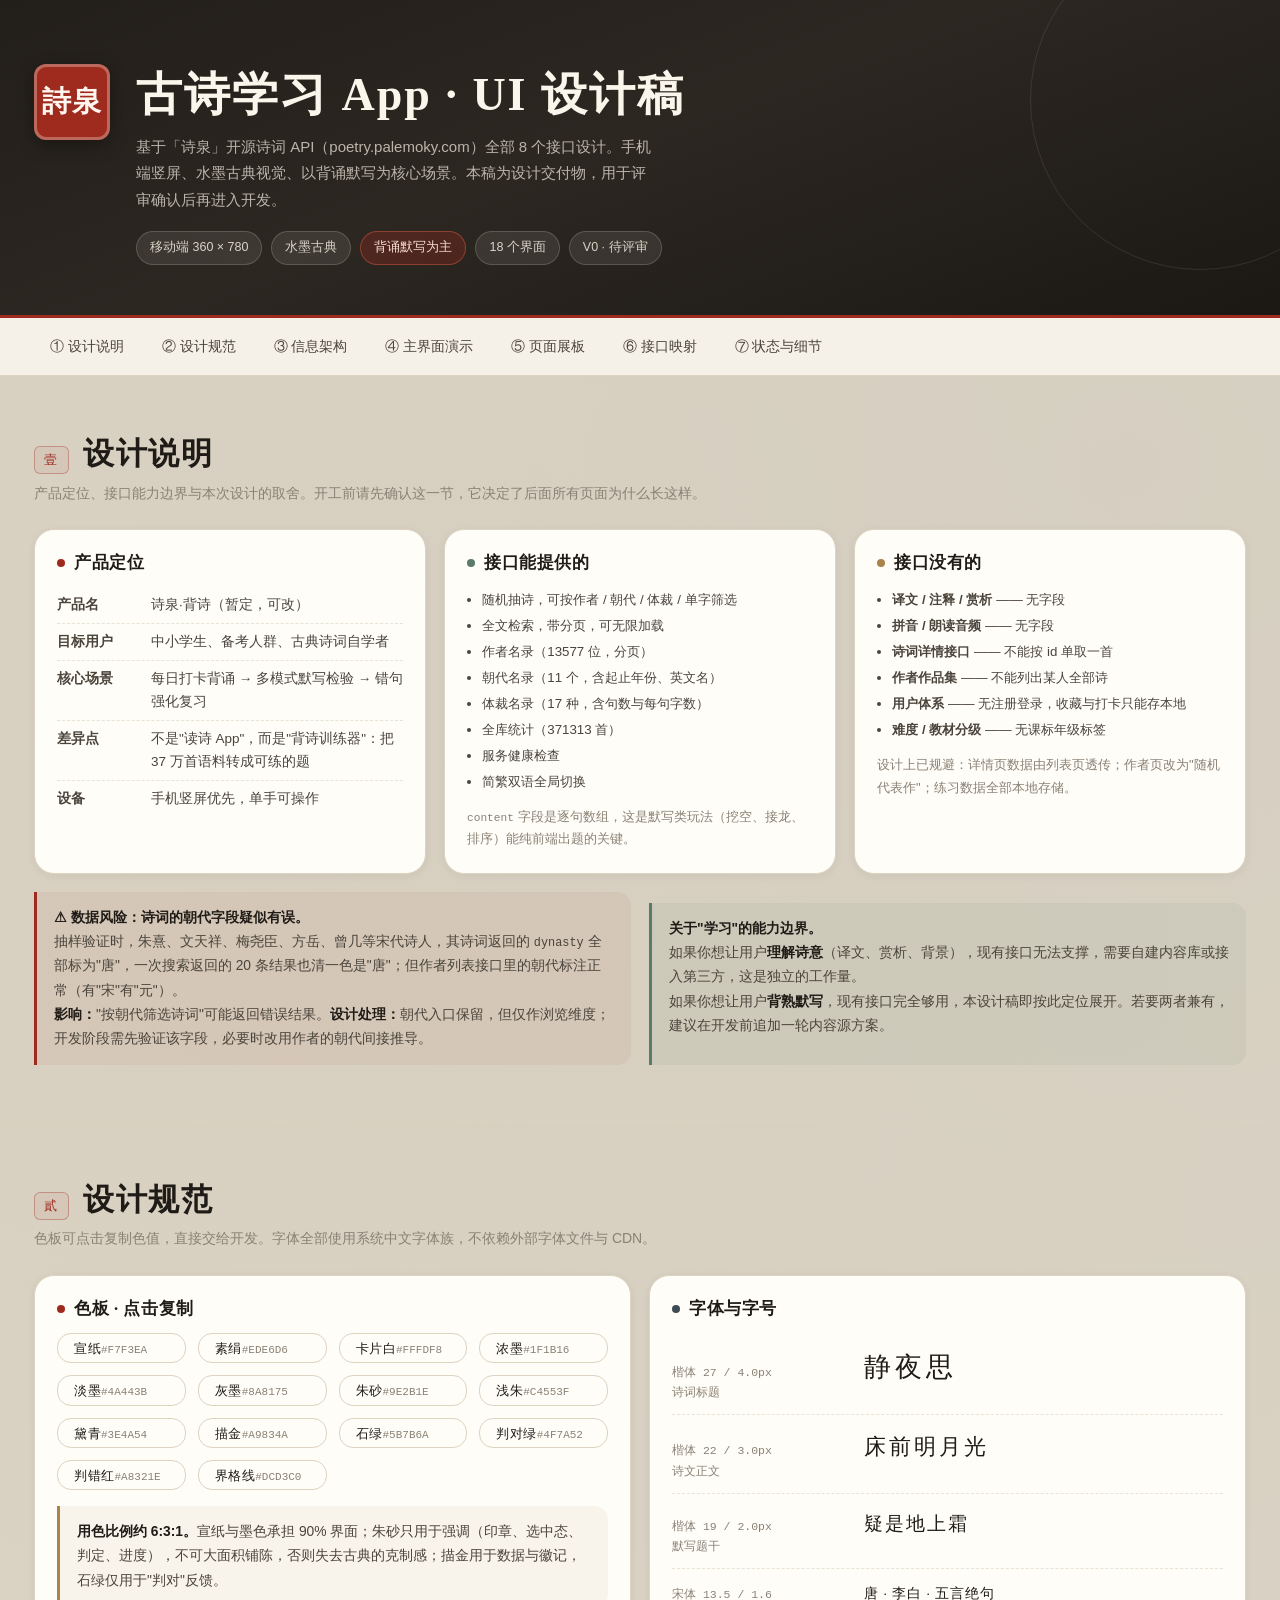
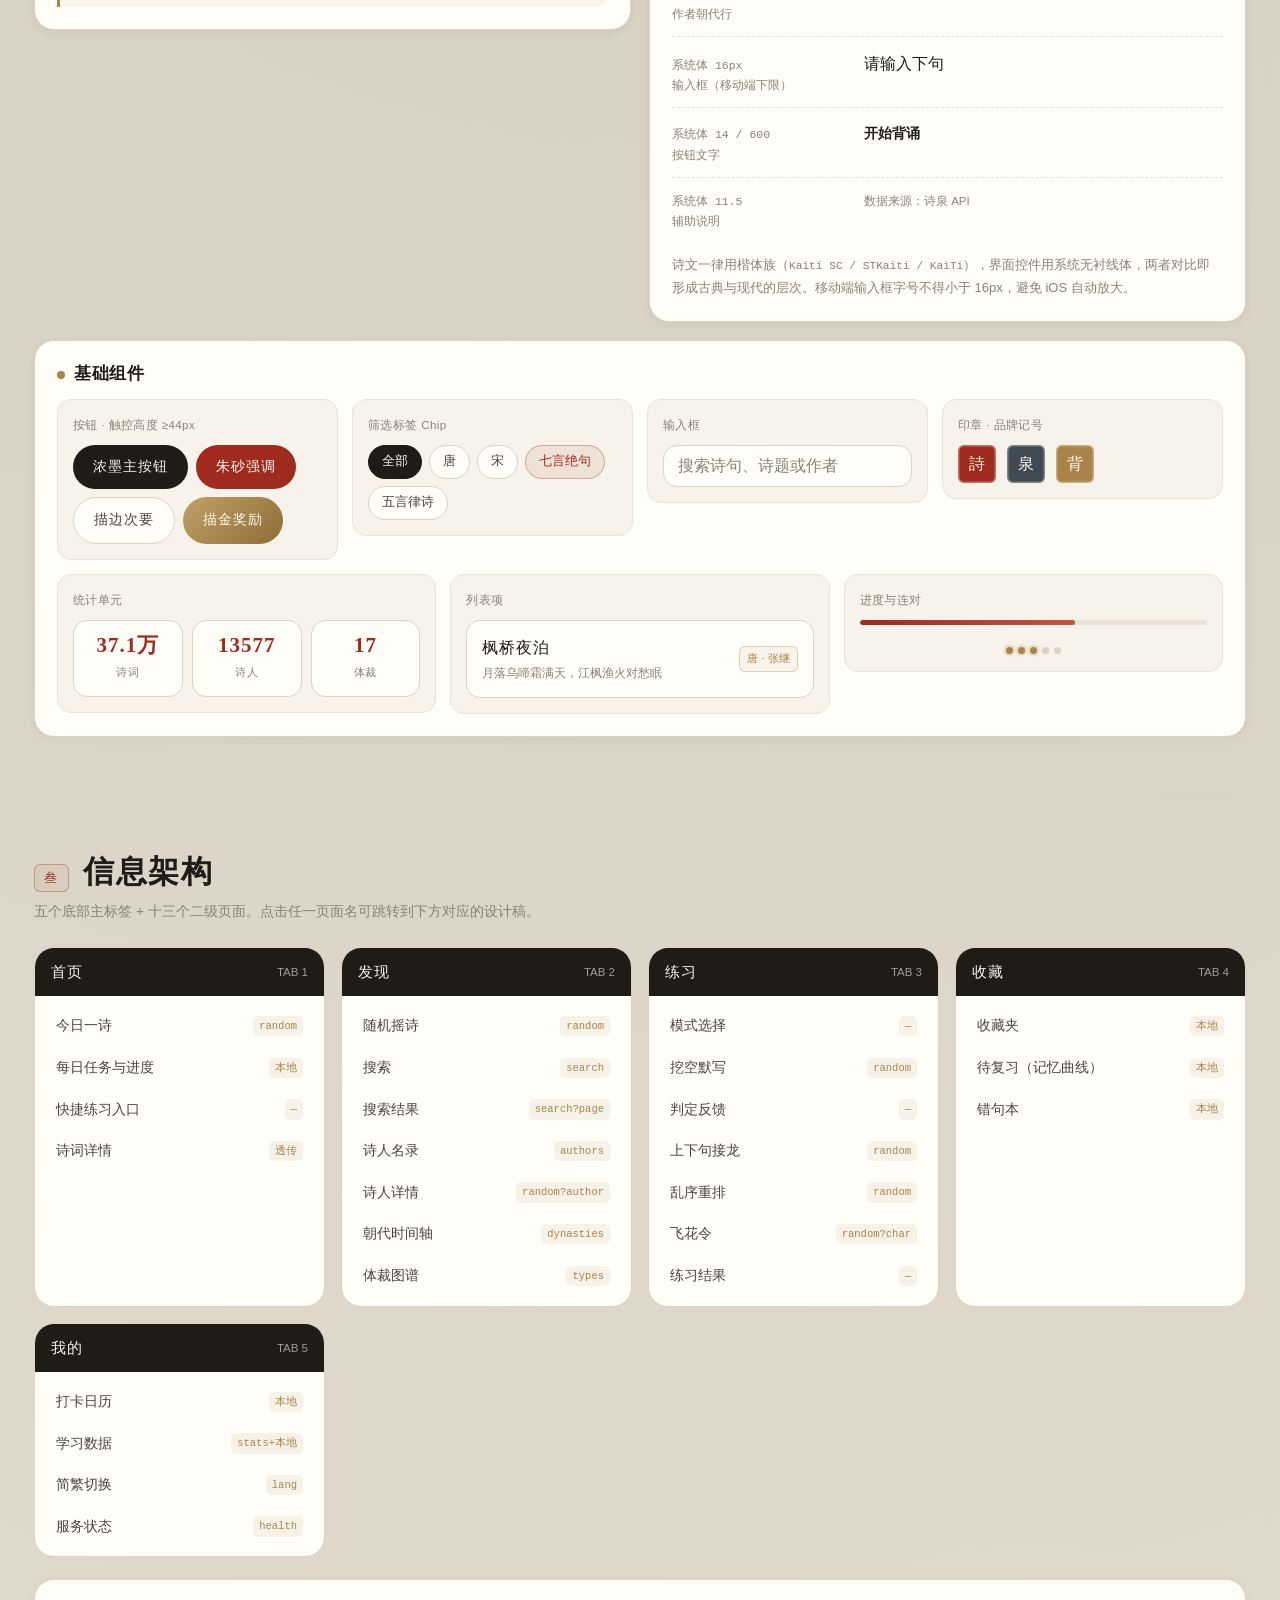
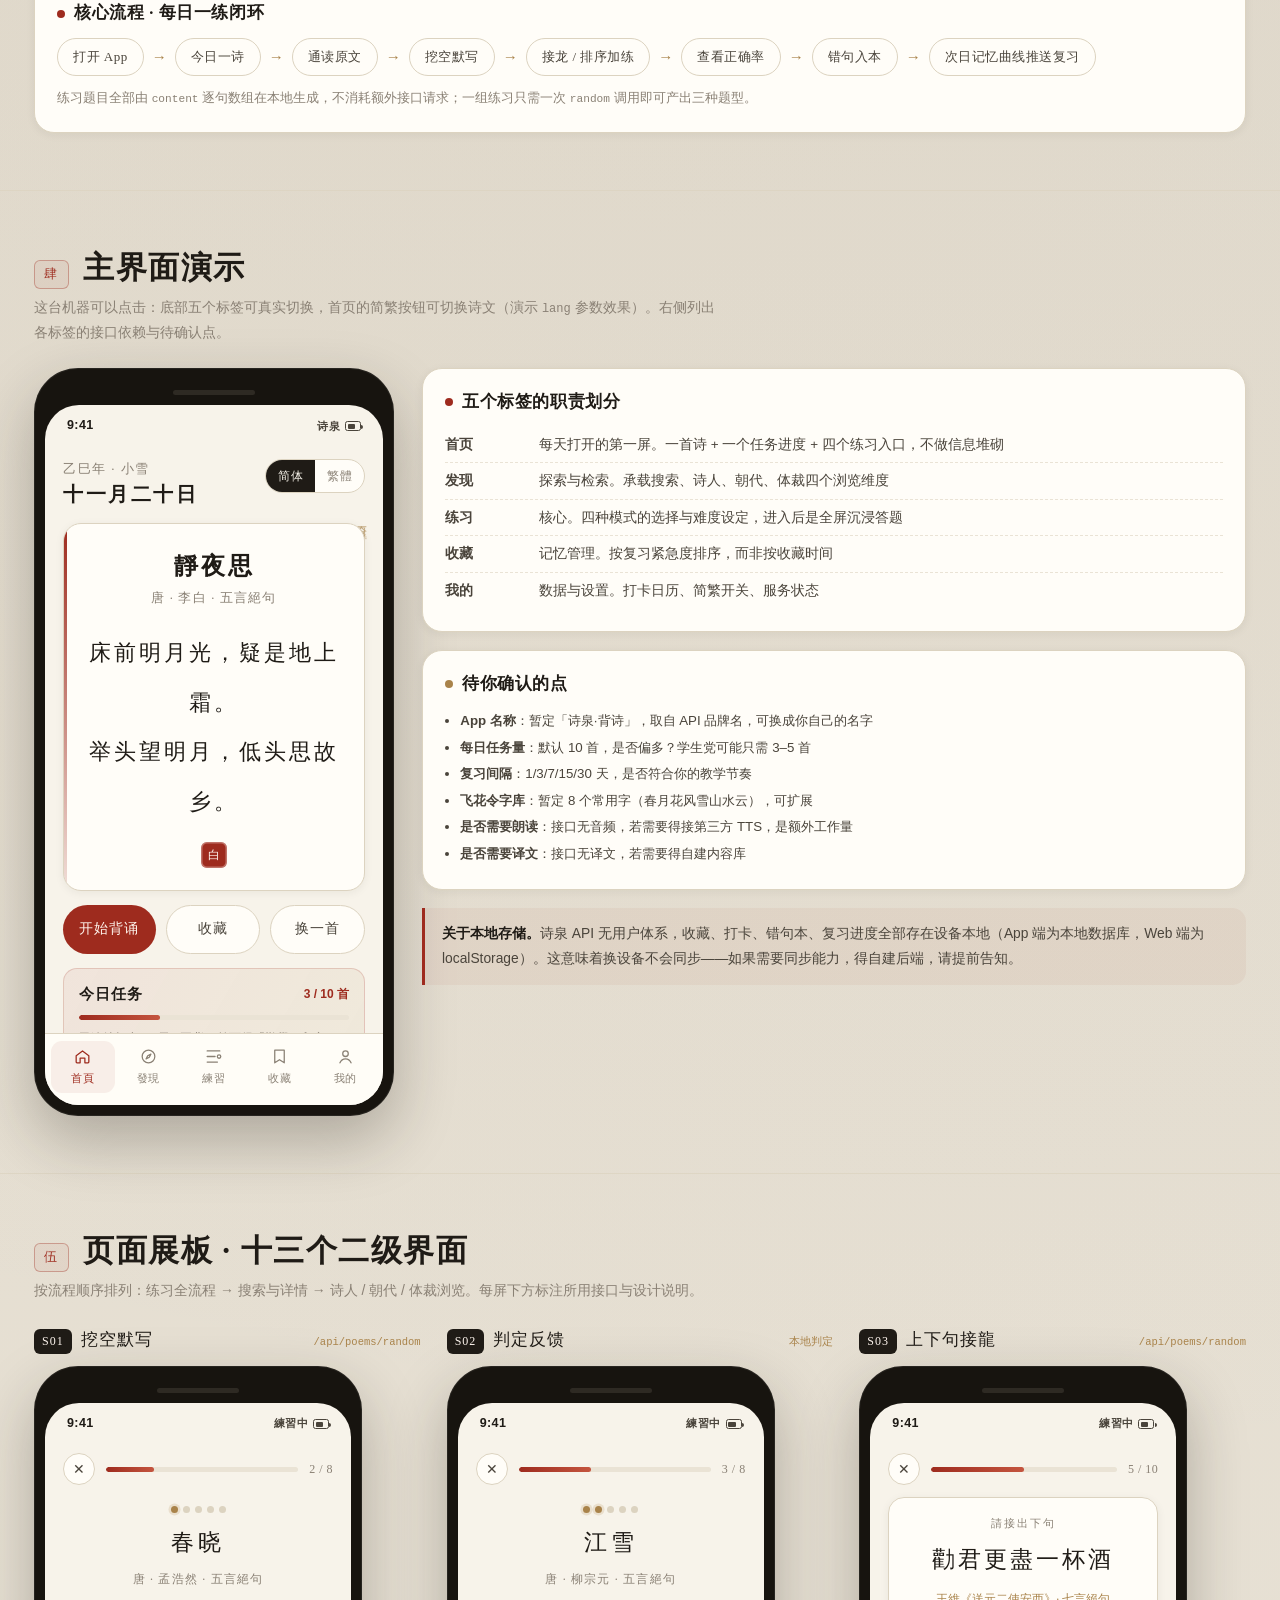
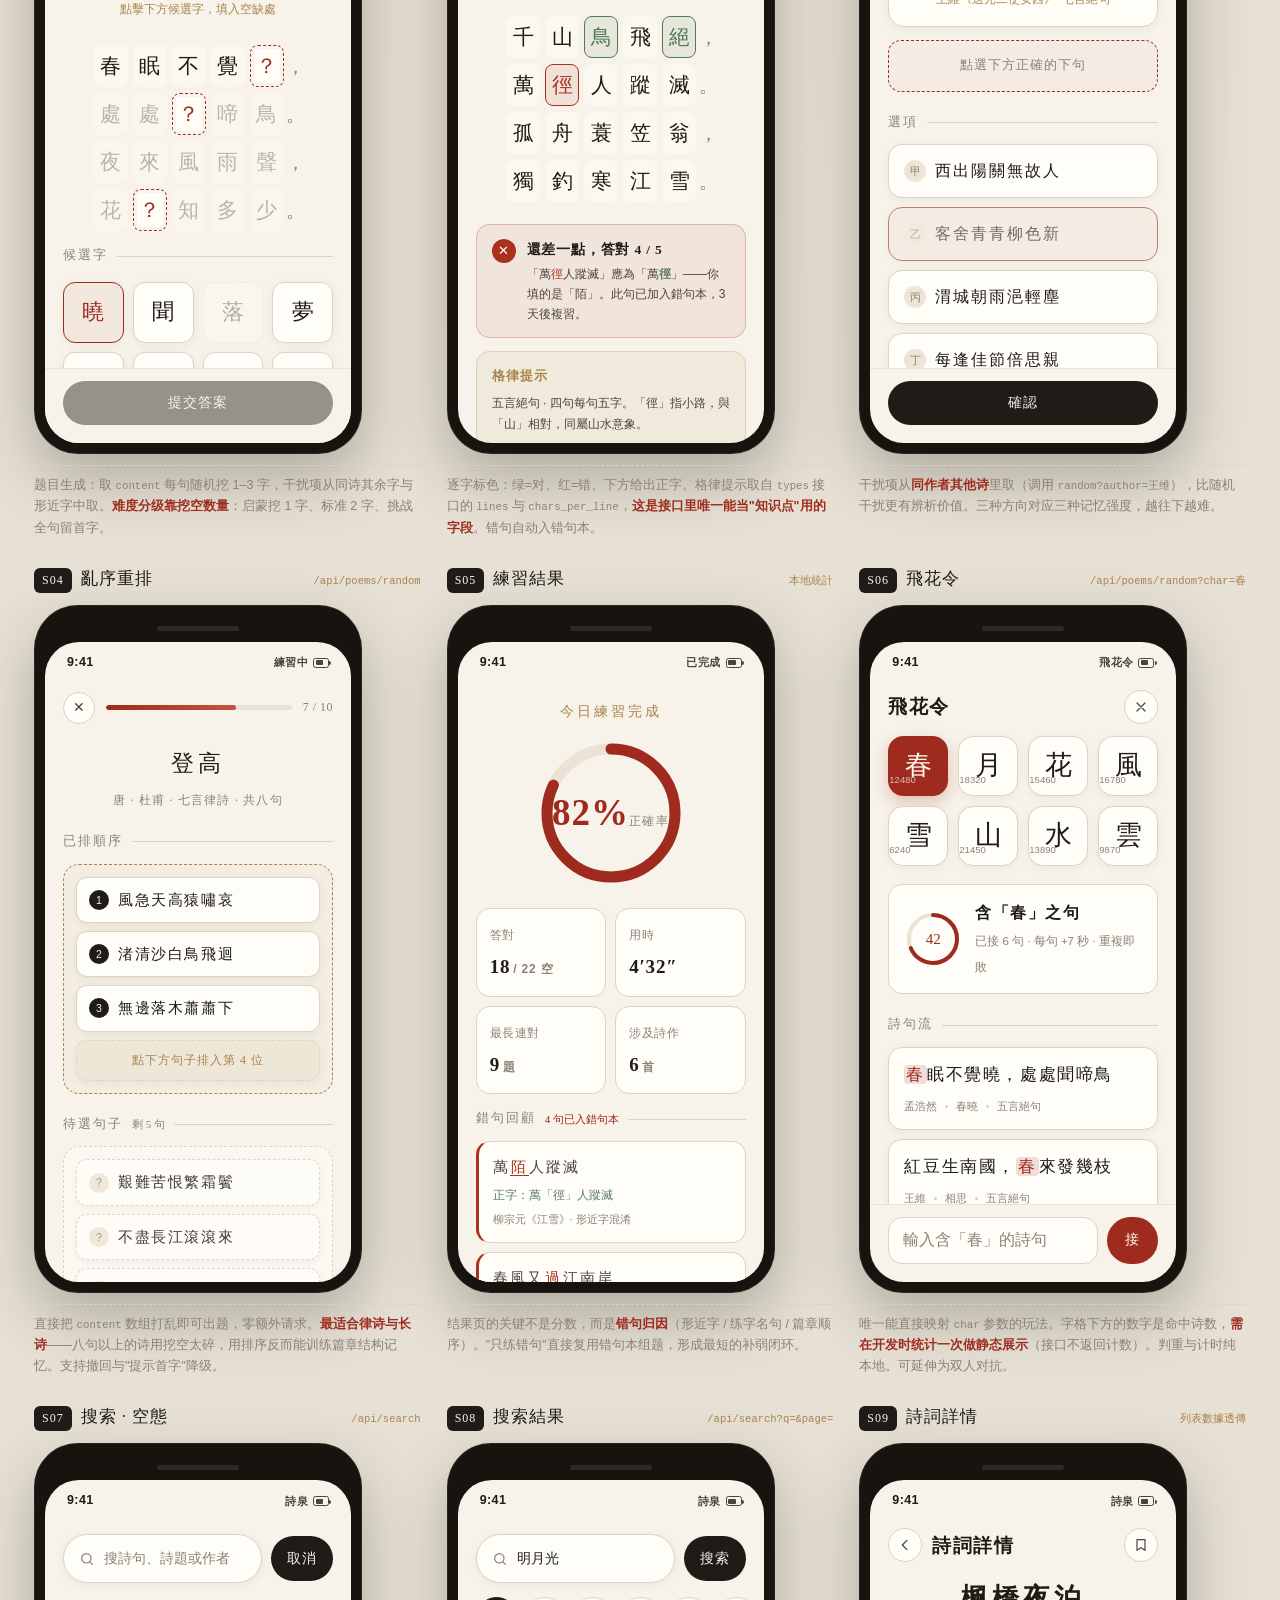
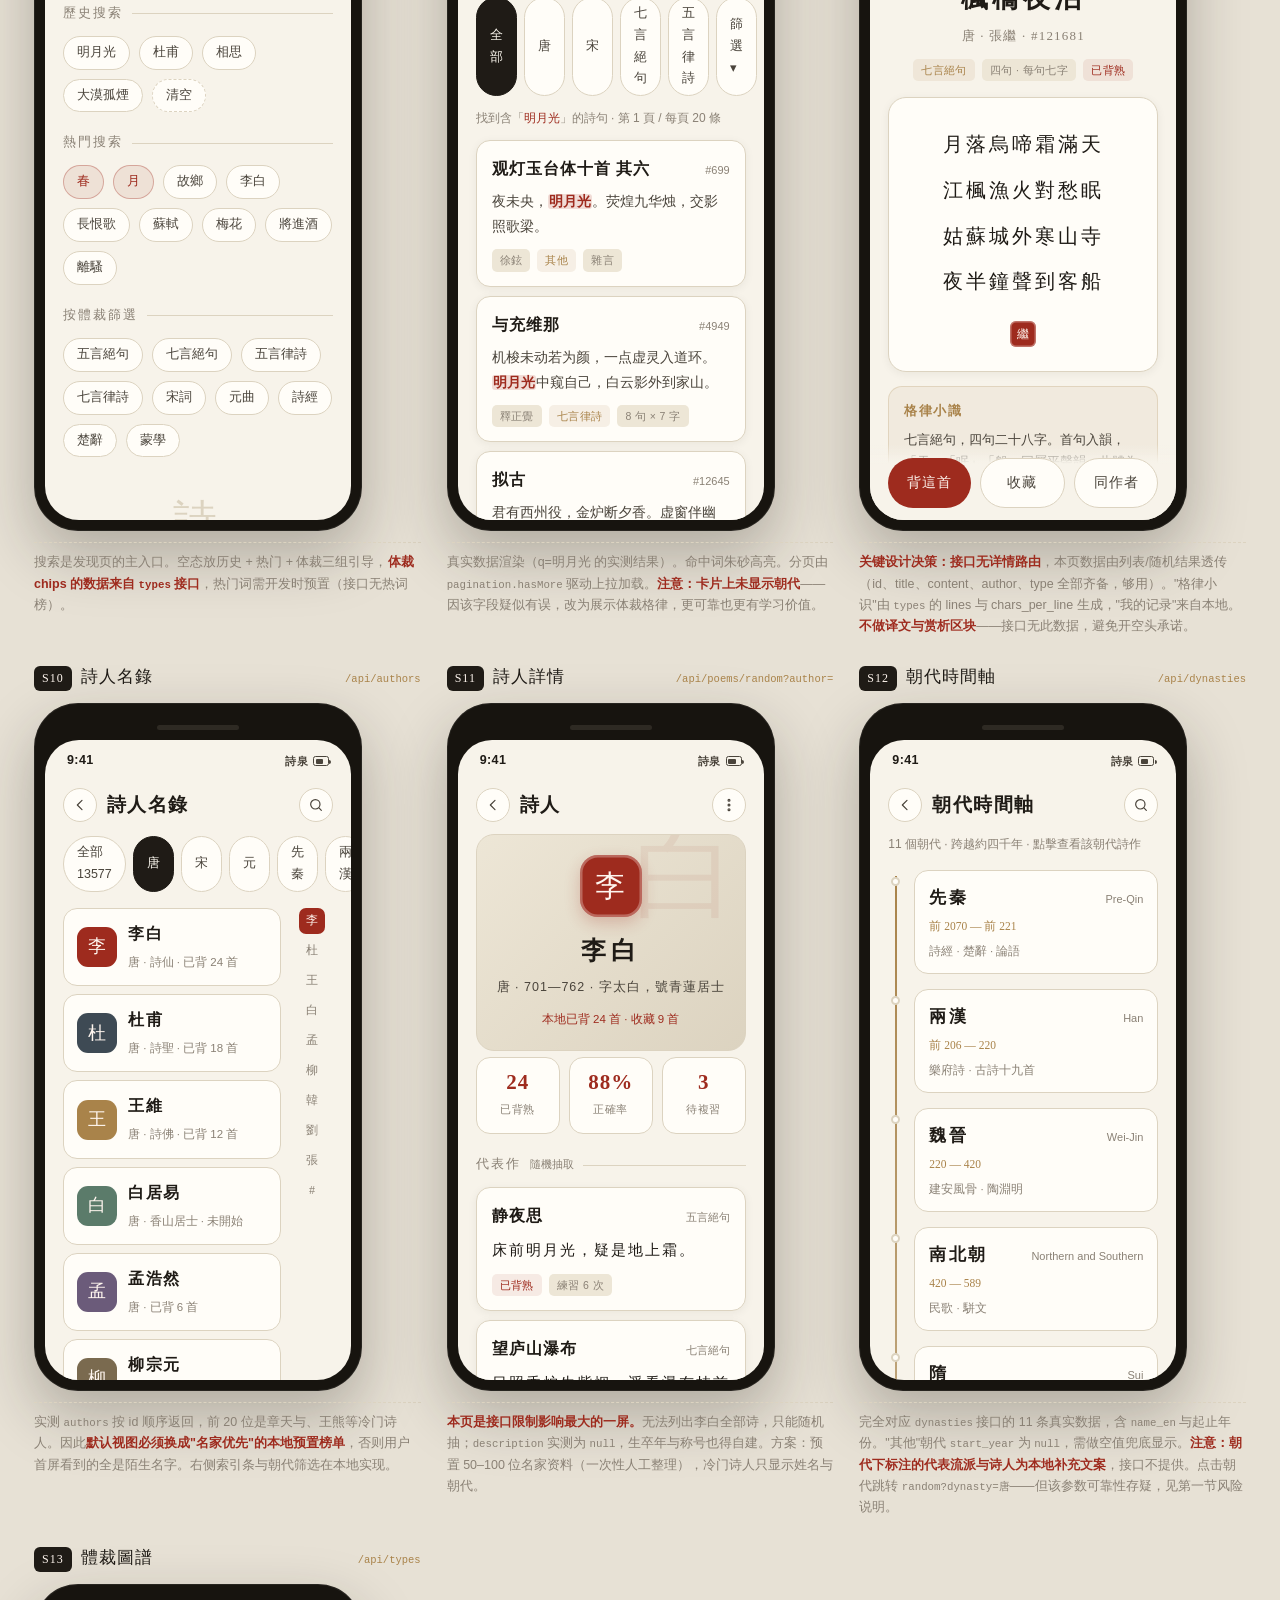
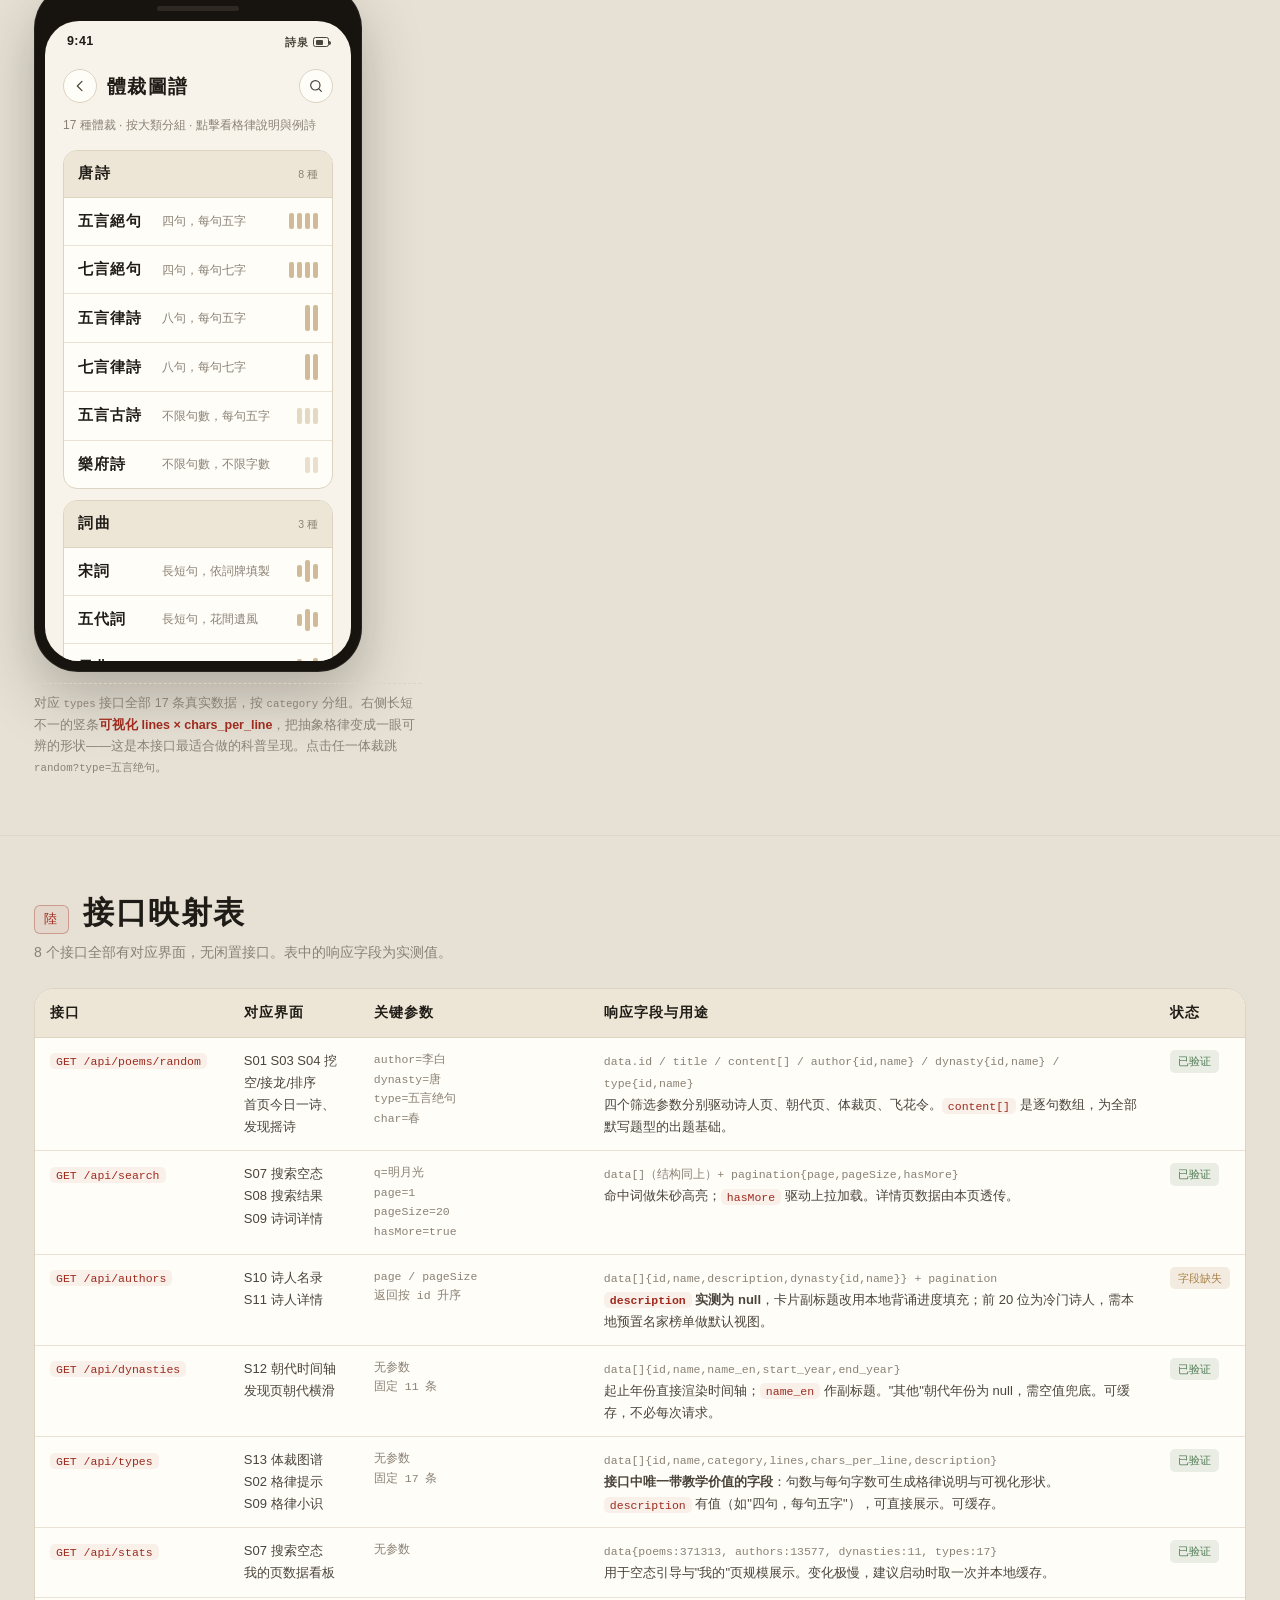
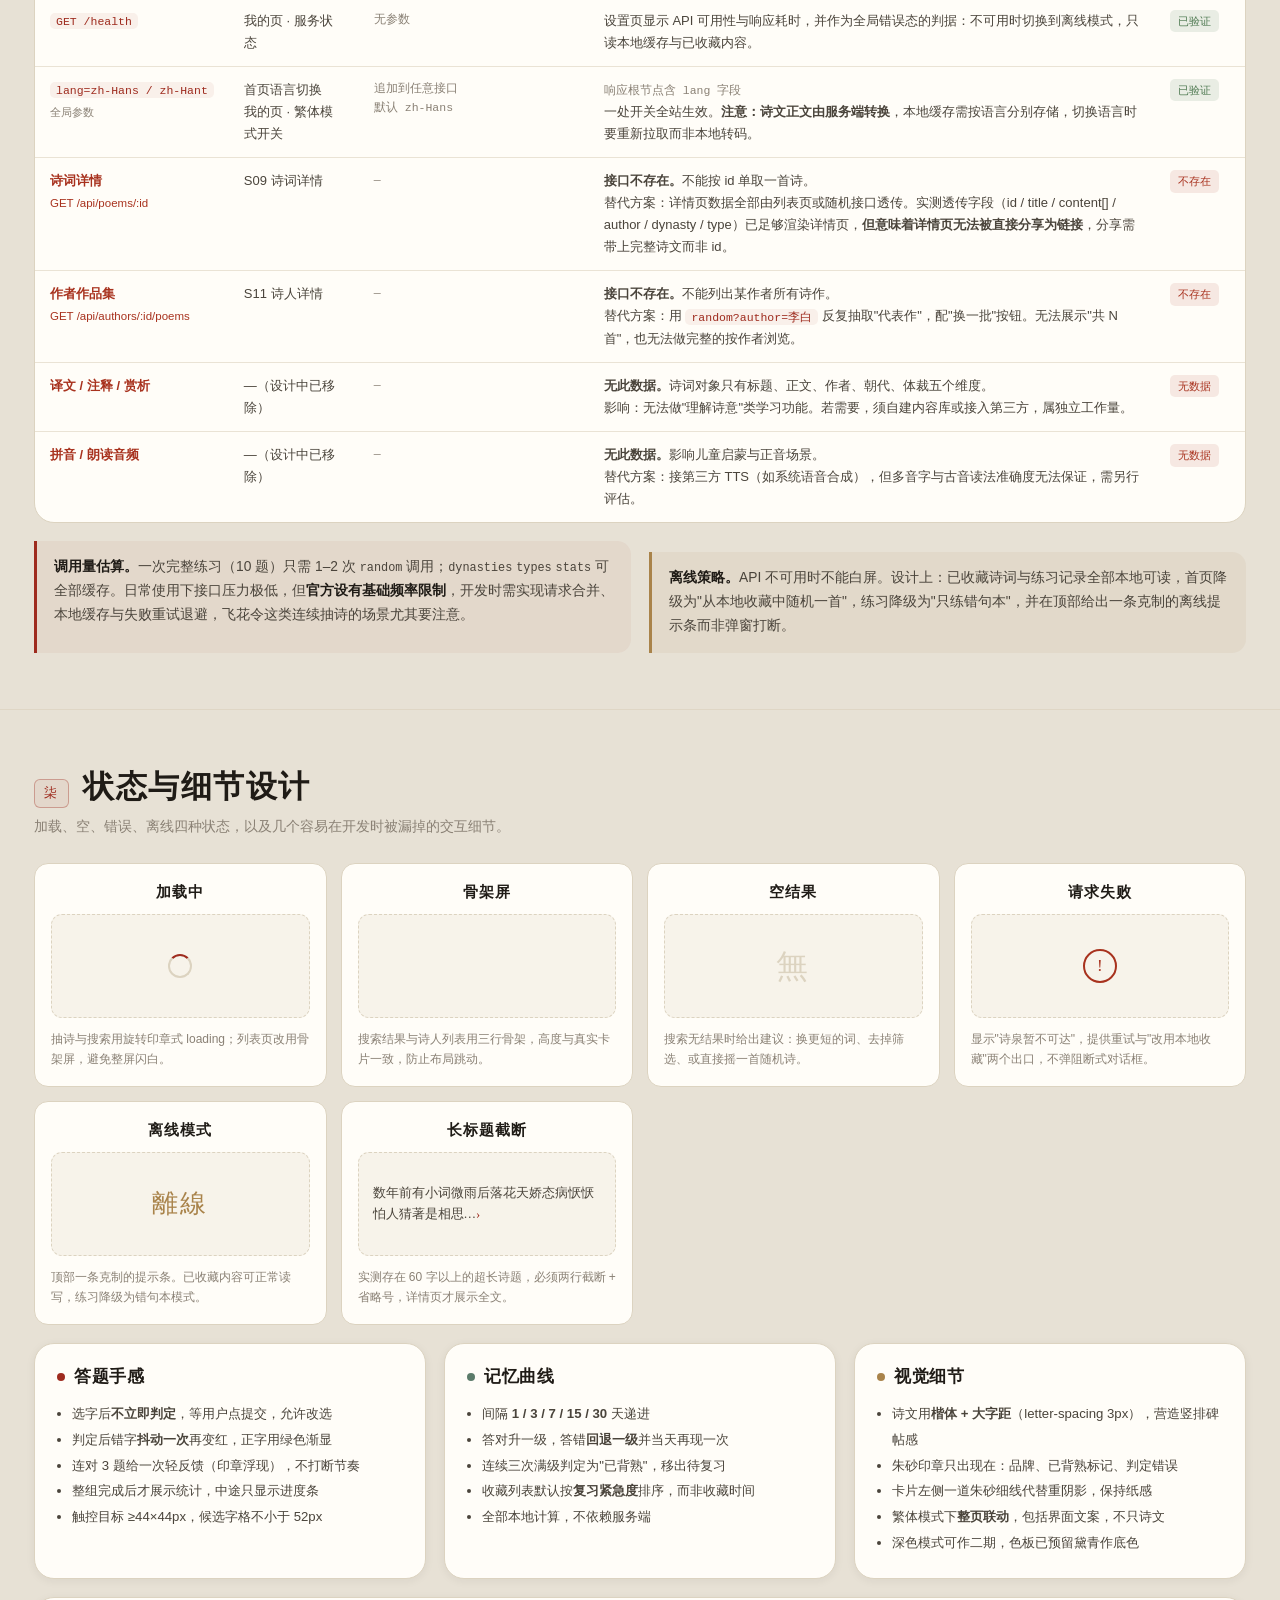
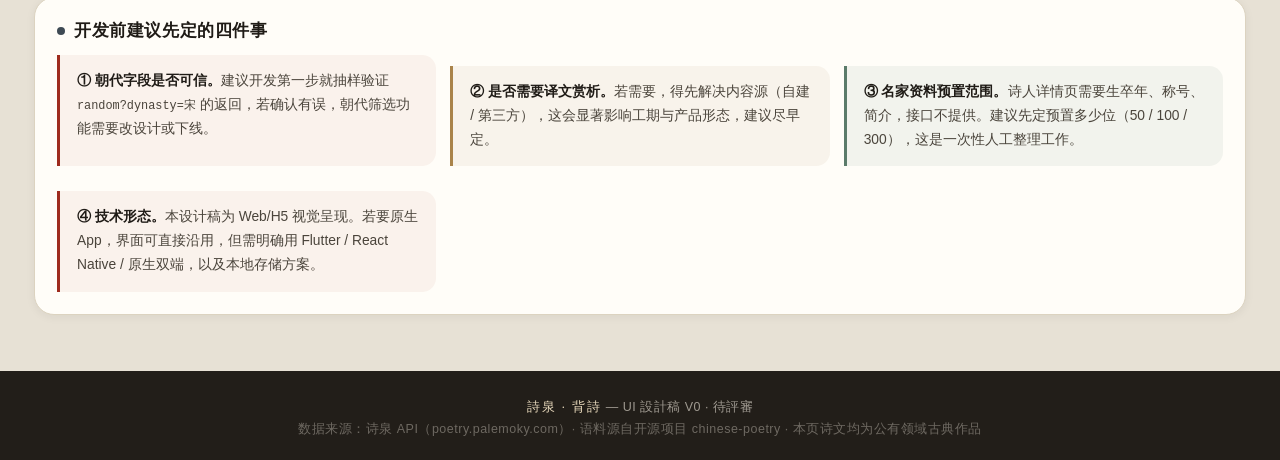
<file: 古诗学习App-UI设计稿.html>
<!DOCTYPE html>
<html lang="zh-Hans">
<head>
<meta charset="UTF-8">
<meta name="viewport" content="width=device-width, initial-scale=1">
<title>古诗学习 App · UI 设计稿</title>
<style>
/* SECTION: tokens */
:root{
  --paper:#F7F3EA;
  --paper-deep:#EDE6D6;
  --card:#FFFDF8;
  --ink:#1F1B16;
  --ink-soft:#4A443B;
  --ink-faint:#8A8175;
  --cinnabar:#9E2B1E;
  --cinnabar-lt:#C4553F;
  --indigo:#3E4A54;
  --gold:#A9834A;
  --jade:#5B7B6A;
  --line:#DCD3C0;
  --line-soft:#EAE3D5;
  --board:#E7E1D5;
  --ok:#4F7A52;
  --err:#A8321E;
  --radius-l:20px;
  --radius-m:14px;
  --radius-s:9px;
  --shadow-soft:0 2px 10px rgba(31,27,22,.06);
  --shadow-lift:0 10px 30px rgba(31,27,22,.12);
  --f-kai:"Kaiti SC","STKaiti","KaiTi","楷体","Noto Serif SC",serif;
  --f-song:"Songti SC","SimSun","宋体","Noto Serif SC",serif;
  --f-ui:-apple-system,"PingFang SC","Microsoft YaHei","Hiragino Sans GB",sans-serif;
}

/* SECTION: base */
*,*::before,*::after{box-sizing:border-box}
html{-webkit-text-size-adjust:100%}
body{
  margin:0;
  background:var(--board);
  background-image:
    radial-gradient(circle at 12% 8%,rgba(169,131,74,.10),transparent 42%),
    radial-gradient(circle at 88% 4%,rgba(62,74,84,.08),transparent 38%);
  color:var(--ink);
  font-family:var(--f-ui);
  font-size:15px;
  line-height:1.75;
}
h1,h2,h3,h4{margin:0;font-weight:600;line-height:1.35}
p{margin:0}
ul,ol{margin:0;padding-left:1.15em}
button{font:inherit;color:inherit;border:0;background:none;cursor:pointer}
code{font-family:ui-monospace,"SF Mono",Consolas,"Courier New",monospace;font-size:.86em}
.wrap{max-width:1500px;margin:0 auto;padding:0 clamp(14px,3vw,34px)}

/* SECTION: header */
.masthead{
  background:linear-gradient(160deg,#221E19 0%,#2C2721 46%,#1B1814 100%);
  color:#F3EDE1;
  padding:clamp(34px,5vw,64px) 0 clamp(28px,4vw,50px);
  border-bottom:3px solid var(--cinnabar);
  position:relative;
  overflow:hidden;
}
.masthead::after{
  content:"";position:absolute;right:-90px;top:-70px;width:340px;height:340px;
  border:1px solid rgba(243,237,225,.10);border-radius:50%;pointer-events:none;
}
.mast-inner{display:flex;gap:26px;align-items:flex-start;flex-wrap:wrap}
.seal{
  flex:0 0 auto;width:76px;height:76px;border-radius:12px;
  background:var(--cinnabar);color:#FFF6EF;
  font-family:var(--f-kai);font-size:29px;font-weight:700;line-height:1.1;
  display:grid;place-content:center;text-align:center;
  box-shadow:inset 0 0 0 3px rgba(255,246,239,.30),0 6px 18px rgba(0,0,0,.32);
  letter-spacing:1px;
}
.mast-title{font-family:var(--f-kai);font-size:clamp(30px,4.6vw,46px);letter-spacing:2px;color:#FBF6EB}
.mast-sub{margin-top:8px;color:rgba(243,237,225,.72);font-size:15px;max-width:62ch}
.mast-meta{display:flex;flex-wrap:wrap;gap:9px;margin-top:18px}
.mast-tag{
  font-size:12.5px;padding:5px 13px;border-radius:999px;
  background:rgba(243,237,225,.09);border:1px solid rgba(243,237,225,.18);color:rgba(243,237,225,.86);
}
.mast-tag.hot{background:rgba(158,43,30,.30);border-color:rgba(196,85,63,.55);color:#F7DCD4}

/* SECTION: nav-strip */
.navstrip{
  position:sticky;top:0;z-index:60;
  background:rgba(247,243,234,.94);
  backdrop-filter:blur(8px);
  border-bottom:1px solid var(--line);
}
.navstrip-in{display:flex;gap:6px;overflow-x:auto;padding:9px clamp(14px,3vw,34px);max-width:1500px;margin:0 auto;scrollbar-width:thin}
.navlink{
  flex:0 0 auto;padding:7px 15px;border-radius:999px;font-size:13.5px;
  color:var(--ink-soft);border:1px solid transparent;white-space:nowrap;
}
.navlink:hover{background:var(--paper-deep);border-color:var(--line)}

/* SECTION: layout */
.section{padding:clamp(32px,4.4vw,58px) 0}
.section + .section{border-top:1px solid rgba(220,211,192,.75)}
.sec-head{display:flex;gap:14px;align-items:baseline;flex-wrap:wrap;margin-bottom:6px}
.sec-no{
  font-family:var(--f-kai);font-size:13px;letter-spacing:2px;color:var(--cinnabar);
  border:1px solid rgba(158,43,30,.35);border-radius:6px;padding:2px 9px;background:rgba(158,43,30,.05);
}
.sec-title{font-family:var(--f-kai);font-size:clamp(23px,2.9vw,31px);letter-spacing:1.5px}
.sec-desc{color:var(--ink-faint);font-size:14px;margin-bottom:24px;max-width:88ch}
.grid{display:grid;gap:18px}
.g2{grid-template-columns:repeat(auto-fit,minmax(min(100%,330px),1fr))}
.g3{grid-template-columns:repeat(auto-fit,minmax(min(100%,270px),1fr))}
.g4{grid-template-columns:repeat(auto-fit,minmax(min(100%,215px),1fr))}
.panel{
  background:var(--card);border:1px solid var(--line);border-radius:var(--radius-l);
  padding:22px;box-shadow:var(--shadow-soft);min-width:0;
}
.panel-h{display:flex;align-items:center;gap:9px;margin-bottom:13px}
.panel-h .dot{width:8px;height:8px;border-radius:50%;background:var(--cinnabar);flex:0 0 auto}
.panel-h h3{font-size:16.5px;font-family:var(--f-kai);letter-spacing:.6px}
.panel-note{font-size:13px;color:var(--ink-faint);margin-top:11px}
.kv{display:flex;gap:10px;font-size:13.5px;padding:6px 0;border-bottom:1px dashed var(--line-soft)}
.kv:last-child{border-bottom:0}
.kv b{flex:0 0 84px;color:var(--ink-soft);font-weight:600}
.kv span{flex:1 1 auto;min-width:0;color:var(--ink-soft)}

/* SECTION: callout */
.callout{
  border-left:3px solid var(--cinnabar);background:rgba(158,43,30,.05);
  border-radius:0 var(--radius-m) var(--radius-m) 0;padding:14px 17px;font-size:13.8px;color:var(--ink-soft);
}
.callout.gold{border-color:var(--gold);background:rgba(169,131,74,.08)}
.callout.jade{border-color:var(--jade);background:rgba(91,123,106,.08)}
.callout strong{color:var(--ink)}
.callout + .callout{margin-top:11px}

/* SECTION: swatch */
.swatches{display:grid;grid-template-columns:repeat(auto-fill,minmax(112px,1fr));gap:12px}
.sw{
  border:1px solid var(--line);border-radius:var(--radius-m);overflow:hidden;background:var(--card);
  cursor:pointer;text-align:left;width:100%;transition:transform .16s,box-shadow .16s;
}
.sw:hover{transform:translateY(-2px);box-shadow:var(--shadow-lift)}
.sw-chip{height:62px;position:relative}
.sw-chip::after{
  content:"点击复制";position:absolute;inset:auto 0 0 0;padding:2px 0;text-align:center;
  font-size:10.5px;color:#fff;background:rgba(0,0,0,.34);opacity:0;transition:opacity .16s;
}
.sw:hover .sw-chip::after{opacity:1}
.sw-body{padding:8px 10px}
.sw-name{font-size:12.5px;font-family:var(--f-kai);letter-spacing:.5px;color:var(--ink)}
.sw-hex{font-size:11px;color:var(--ink-faint);font-family:ui-monospace,Consolas,monospace}

/* SECTION: type-scale */
.tscale{display:grid;gap:2px}
.ts-row{
  display:flex;align-items:baseline;gap:14px;flex-wrap:wrap;
  padding:11px 0;border-bottom:1px dashed var(--line-soft);
}
.ts-row:last-child{border-bottom:0}
.ts-meta{flex:0 0 178px;font-size:11.5px;color:var(--ink-faint);font-family:ui-monospace,Consolas,monospace}
.ts-demo{flex:1 1 190px;min-width:0;color:var(--ink)}

/* SECTION: components */
.comp-row{display:flex;gap:14px;flex-wrap:wrap;align-items:flex-start}
.comp-box{border:1px solid var(--line-soft);border-radius:var(--radius-m);padding:15px;background:var(--paper);flex:1 1 210px;min-width:0}
.comp-box > small{display:block;color:var(--ink-faint);font-size:11.5px;margin-bottom:10px;letter-spacing:.4px}
.u-btn{
  display:inline-flex;align-items:center;justify-content:center;gap:6px;
  padding:10px 20px;border-radius:999px;font-size:14px;font-family:var(--f-kai);letter-spacing:1px;
  min-height:44px;
}
.u-btn.primary{background:var(--ink);color:#F7F3EA}
.u-btn.cinnabar{background:var(--cinnabar);color:#FFF6EF}
.u-btn.ghost{border:1px solid var(--line);color:var(--ink-soft);background:var(--card)}
.u-btn.gold{background:linear-gradient(135deg,#C0A168,#8E6C37);color:#FFF9EE}
.u-chip{
  display:inline-flex;align-items:center;padding:5px 13px;border-radius:999px;font-size:12.5px;
  border:1px solid var(--line);background:var(--card);color:var(--ink-soft);
}
.u-chip.on{background:var(--ink);border-color:var(--ink);color:var(--paper)}
.u-chip.red{background:rgba(158,43,30,.09);border-color:rgba(158,43,30,.32);color:var(--cinnabar)}
.u-card{background:var(--card);border:1px solid var(--line);border-radius:var(--radius-m);padding:14px;box-shadow:var(--shadow-soft)}
.u-input{
  width:100%;padding:11px 14px;border-radius:var(--radius-m);border:1px solid var(--line);
  background:var(--card);font-size:16px;font-family:var(--f-ui);color:var(--ink);
}
.u-input::placeholder{color:var(--ink-faint)}

/* SECTION: arch-tree */
.arch{display:grid;gap:16px;grid-template-columns:repeat(auto-fit,minmax(min(100%,255px),1fr))}
.arch-col{background:var(--card);border:1px solid var(--line);border-radius:var(--radius-l);overflow:hidden}
.arch-cap{
  padding:11px 16px;font-family:var(--f-kai);letter-spacing:1px;font-size:15px;
  background:var(--ink);color:var(--paper);display:flex;justify-content:space-between;align-items:center;gap:8px;
}
.arch-cap em{font-style:normal;font-size:11.5px;opacity:.6;font-family:var(--f-ui);letter-spacing:0}
.arch-list{padding:9px}
.arch-item{
  display:flex;align-items:center;gap:9px;width:100%;text-align:left;
  padding:8px 11px;border-radius:var(--radius-s);font-size:13.5px;color:var(--ink-soft);
  border:1px solid transparent;
}
.arch-item:hover{background:var(--paper);border-color:var(--line)}
.arch-item .lv2{padding-left:14px;position:relative;font-size:13px;color:var(--ink-faint)}
.arch-item .lv2::before{content:"└";position:absolute;left:0;color:var(--line);font-family:var(--f-ui)}
.arch-item code{margin-left:auto;font-size:10.5px;color:var(--gold);background:rgba(169,131,74,.09);padding:1px 6px;border-radius:5px;white-space:nowrap}
.flow{display:flex;flex-wrap:wrap;gap:8px;align-items:center;margin-top:4px}
.flow-step{
  background:var(--card);border:1px solid var(--line);border-radius:999px;
  padding:7px 15px;font-size:13px;font-family:var(--f-kai);letter-spacing:.5px;color:var(--ink-soft);
}
.flow-arrow{color:var(--gold);font-size:15px}

/* SECTION: phone-frame */
.demo-zone{display:flex;gap:28px;flex-wrap:wrap;align-items:flex-start}
.demo-phone-col{flex:0 0 auto}
.phone{
  width:360px;max-width:100%;background:#17140F;border-radius:44px;padding:11px;
  box-shadow:0 24px 60px rgba(31,27,22,.28),inset 0 0 0 1px rgba(255,255,255,.07);
}
.phone.small{width:328px}
.phone-notch{height:26px;display:flex;align-items:center;justify-content:center}
.phone-notch span{width:82px;height:5px;border-radius:99px;background:#2E2A23}
.screen{
  background:var(--paper);border-radius:34px;overflow:hidden;height:700px;
  display:flex;flex-direction:column;position:relative;
}
.phone.small .screen{height:640px}
.statusbar{
  flex:0 0 auto;height:42px;display:flex;align-items:center;justify-content:space-between;
  padding:0 22px;font-size:12.5px;font-weight:600;color:var(--ink);letter-spacing:.4px;
}
.statusbar .sb-r{display:flex;gap:5px;align-items:center;font-size:11px;color:var(--ink-soft)}
.sb-ico{width:16px;height:10px;border:1.4px solid var(--ink-soft);border-radius:2.5px;position:relative}
.sb-ico::after{content:"";position:absolute;inset:1.6px;right:5px;background:var(--ink-soft);border-radius:1px}
.sb-ico::before{content:"";position:absolute;right:-3.4px;top:2.6px;width:2px;height:4px;background:var(--ink-soft);border-radius:0 2px 2px 0}
.screen-body{flex:1 1 auto;overflow-y:auto;overscroll-behavior:contain;scrollbar-width:thin;min-height:0}
.screen-body::-webkit-scrollbar{width:4px}
.screen-body::-webkit-scrollbar-thumb{background:var(--line);border-radius:4px}
.tabbar{
  flex:0 0 auto;display:grid;grid-template-columns:repeat(5,1fr);gap:2px;
  padding:7px 6px 12px;background:rgba(255,253,248,.97);border-top:1px solid var(--line);
}
.tab{
  display:flex;flex-direction:column;align-items:center;gap:3px;padding:5px 2px;border-radius:11px;
  font-size:10.5px;color:var(--ink-faint);min-height:46px;justify-content:center;font-family:var(--f-kai);letter-spacing:.5px;
}
.tab .ico{width:21px;height:21px;display:grid;place-content:center}
.tab .ico svg{width:19px;height:19px;stroke:currentColor;fill:none;stroke-width:1.6;stroke-linecap:round;stroke-linejoin:round}
.tab.on{color:var(--cinnabar);background:rgba(158,43,30,.07)}
.tabpanel{display:none}
.tabpanel.on{display:block}

/* SECTION: screen-common */
.navbar{
  display:flex;align-items:center;gap:10px;padding:6px 18px 12px;
}
.navbar h2{font-family:var(--f-kai);font-size:19px;letter-spacing:1.4px;flex:1 1 auto;min-width:0}
.nav-ico{
  width:34px;height:34px;border-radius:50%;display:grid;place-content:center;flex:0 0 auto;
  border:1px solid var(--line);background:var(--card);color:var(--ink-soft);font-size:14px;
}
.nav-ico svg{width:16px;height:16px;stroke:currentColor;fill:none;stroke-width:1.8;stroke-linecap:round;stroke-linejoin:round}
.pad{padding:0 18px}
.pad-b{padding-bottom:20px}
.sect-label{
  font-family:var(--f-kai);font-size:12.5px;letter-spacing:2px;color:var(--ink-faint);
  display:flex;align-items:center;gap:9px;margin:20px 0 11px;
}
.sect-label::after{content:"";flex:1 1 auto;height:1px;background:var(--line)}
.poem-card{
  background:var(--card);border:1px solid var(--line);border-radius:18px;
  padding:22px 18px;box-shadow:var(--shadow-soft);position:relative;overflow:hidden;
}
.poem-card::before{
  content:"";position:absolute;left:0;top:0;bottom:0;width:3px;
  background:linear-gradient(180deg,var(--cinnabar),rgba(158,43,30,.15));
}
.poem-title{font-family:var(--f-kai);font-size:24px;letter-spacing:3px;text-align:center;color:var(--ink)}
.poem-by{text-align:center;font-size:12.5px;color:var(--ink-faint);margin:6px 0 18px;font-family:var(--f-song);letter-spacing:1.2px}
.poem-body{font-family:var(--f-kai);font-size:20px;line-height:2.25;letter-spacing:3px;text-align:center;color:var(--ink)}
.poem-body .ln{display:block}
.mini-seal{
  width:26px;height:26px;border-radius:6px;background:var(--cinnabar);color:#FFF6EF;
  font-family:var(--f-kai);font-size:12px;display:grid;place-content:center;margin:16px auto 0;
  box-shadow:inset 0 0 0 1.5px rgba(255,246,239,.35);letter-spacing:0;
}
.btn-row{display:flex;gap:10px;margin-top:16px}
.btn-row .u-btn{flex:1 1 0;min-width:0;padding:11px 8px;font-size:14px}
.progress{height:5px;border-radius:99px;background:var(--line-soft);overflow:hidden}
.progress i{display:block;height:100%;border-radius:99px;background:linear-gradient(90deg,var(--cinnabar),var(--cinnabar-lt))}
.stat-trio{display:grid;grid-template-columns:repeat(3,1fr);gap:9px}
.stat-cell{background:var(--card);border:1px solid var(--line);border-radius:var(--radius-m);padding:12px 8px;text-align:center}
.stat-cell b{display:block;font-family:var(--f-kai);font-size:21px;color:var(--cinnabar);letter-spacing:1px;line-height:1.2}
.stat-cell span{font-size:11px;color:var(--ink-faint);letter-spacing:.6px}
.list-item{
  display:flex;gap:12px;align-items:center;padding:13px 15px;background:var(--card);
  border:1px solid var(--line);border-radius:var(--radius-m);
}
.list-item + .list-item{margin-top:9px}
.li-body{flex:1 1 auto;min-width:0}
.li-t{font-family:var(--f-kai);font-size:15.5px;letter-spacing:.8px;color:var(--ink);white-space:nowrap;overflow:hidden;text-overflow:ellipsis}
.li-s{font-size:12px;color:var(--ink-faint);white-space:nowrap;overflow:hidden;text-overflow:ellipsis;margin-top:2px}
.li-badge{flex:0 0 auto;font-size:11px;color:var(--gold);border:1px solid rgba(169,131,74,.35);border-radius:6px;padding:2px 7px;background:rgba(169,131,74,.07);white-space:nowrap}
.tag-chips{display:flex;flex-wrap:wrap;gap:7px}

/* SECTION: screen-home */
.home-top{padding:12px 18px 0;display:flex;justify-content:space-between;align-items:flex-start;gap:10px}
.date-zh{font-family:var(--f-kai);font-size:13px;color:var(--ink-faint);letter-spacing:1.5px;line-height:1.5}
.date-zh b{display:block;font-size:20px;color:var(--ink);letter-spacing:2.5px;font-weight:600}
.lang-sw{display:flex;border:1px solid var(--line);border-radius:999px;overflow:hidden;background:var(--card);flex:0 0 auto}
.lang-sw button{padding:5px 12px;font-size:12px;color:var(--ink-faint);font-family:var(--f-kai);letter-spacing:.5px;min-height:32px}
.lang-sw button.on{background:var(--ink);color:var(--paper)}
.hero-poem{margin:14px 18px 0;position:relative}
.hero-poem .poem-card{padding:26px 20px 22px}
.hero-poem .poem-body{font-size:22px}
.hero-corner{position:absolute;right:-6px;top:-6px;font-family:var(--f-kai);font-size:11px;color:var(--gold);letter-spacing:2px;writing-mode:vertical-rl;opacity:.75}
.task-strip{
  margin:14px 18px 0;background:linear-gradient(120deg,rgba(158,43,30,.07),rgba(169,131,74,.09));
  border:1px solid rgba(158,43,30,.18);border-radius:var(--radius-m);padding:13px 15px;
}
.task-strip .ts-h{display:flex;justify-content:space-between;align-items:center;gap:8px;margin-bottom:8px}
.task-strip .ts-h b{font-family:var(--f-kai);font-size:14.5px;letter-spacing:1px;color:var(--ink)}
.task-strip .ts-h span{font-size:12px;color:var(--cinnabar);font-weight:600}
.quick-grid{display:grid;grid-template-columns:repeat(4,1fr);gap:8px;margin:16px 18px 0}
.qg-item{
  background:var(--card);border:1px solid var(--line);border-radius:var(--radius-m);
  padding:12px 4px;text-align:center;box-shadow:var(--shadow-soft);
}
.qg-item .qi{width:30px;height:30px;margin:0 auto 6px;border-radius:9px;display:grid;place-content:center;font-family:var(--f-kai);font-size:15px;color:#FFF6EF}
.qg-item span{font-size:11px;color:var(--ink-soft);letter-spacing:.4px;display:block}
.rec-line{display:flex;gap:10px;align-items:center;padding:11px 13px;background:var(--card);border:1px solid var(--line);border-radius:var(--radius-m)}
.rec-line + .rec-line{margin-top:8px}
.rec-line .rl-no{font-family:var(--f-kai);font-size:13px;color:var(--gold);flex:0 0 20px}
.rec-line .rl-t{flex:1 1 auto;min-width:0;font-family:var(--f-song);font-size:13.5px;color:var(--ink-soft);white-space:nowrap;overflow:hidden;text-overflow:ellipsis}
.rec-line .rl-a{flex:0 0 auto;font-size:11px;color:var(--ink-faint)}

/* SECTION: screen-discover */
.disc-hero{
  margin:0 18px;padding:18px;border-radius:18px;color:#F7F3EA;
  background:linear-gradient(140deg,#3E4A54,#221E19);position:relative;overflow:hidden;
}
.disc-hero::after{
  content:"詩";position:absolute;right:-8px;bottom:-26px;font-family:var(--f-kai);
  font-size:118px;color:rgba(247,243,234,.07);line-height:1;
}
.disc-hero h3{font-family:var(--f-kai);font-size:18px;letter-spacing:2px}
.disc-hero p{font-size:12.5px;color:rgba(247,243,234,.68);margin-top:5px;position:relative;z-index:1}
.disc-hero .dh-btn{
  margin-top:14px;display:inline-flex;align-items:center;gap:6px;padding:8px 17px;border-radius:999px;
  background:var(--cinnabar);color:#FFF6EF;font-size:13px;font-family:var(--f-kai);letter-spacing:1px;position:relative;z-index:1;
}
.dyn-rail{display:flex;gap:9px;overflow-x:auto;padding:2px 18px 6px;scrollbar-width:none}
.dyn-rail::-webkit-scrollbar{display:none}
.dyn-pill{
  flex:0 0 auto;min-width:74px;padding:9px 12px;border-radius:var(--radius-m);text-align:center;
  background:var(--card);border:1px solid var(--line);
}
.dyn-pill b{display:block;font-family:var(--f-kai);font-size:15px;letter-spacing:1.5px;color:var(--ink)}
.dyn-pill span{font-size:10px;color:var(--ink-faint);letter-spacing:.2px}
.dyn-pill.on{background:var(--ink);border-color:var(--ink)}
.dyn-pill.on b{color:var(--paper)}
.dyn-pill.on span{color:rgba(247,243,234,.6)}
.entry-tile{
  display:flex;gap:13px;align-items:center;padding:15px;background:var(--card);
  border:1px solid var(--line);border-radius:var(--radius-m);box-shadow:var(--shadow-soft);
}
.entry-tile + .entry-tile{margin-top:10px}
.et-ico{width:42px;height:42px;border-radius:12px;display:grid;place-content:center;flex:0 0 auto;font-family:var(--f-kai);font-size:19px;color:#FFF6EF}
.et-body{flex:1 1 auto;min-width:0}
.et-body b{font-family:var(--f-kai);font-size:15.5px;letter-spacing:1px;display:block}
.et-body span{font-size:11.5px;color:var(--ink-faint)}
.et-go{color:var(--ink-faint);font-size:15px;flex:0 0 auto}

/* SECTION: screen-practice */
.mode-card{
  background:var(--card);border:1px solid var(--line);border-radius:18px;padding:17px;
  box-shadow:var(--shadow-soft);position:relative;overflow:hidden;
}
.mode-card + .mode-card{margin-top:11px}
.mode-card .mc-top{display:flex;gap:13px;align-items:center}
.mc-ico{width:44px;height:44px;border-radius:13px;display:grid;place-content:center;flex:0 0 auto;font-family:var(--f-kai);font-size:20px;color:#FFF6EF}
.mc-body{flex:1 1 auto;min-width:0}
.mc-body b{font-family:var(--f-kai);font-size:17px;letter-spacing:1.2px;display:block}
.mc-body p{font-size:12px;color:var(--ink-faint);margin-top:3px;line-height:1.6}
.mc-badge{position:absolute;right:14px;top:14px;font-size:10px;color:var(--cinnabar);border:1px solid rgba(158,43,30,.3);border-radius:999px;padding:2px 8px;background:rgba(158,43,30,.06)}
.mc-foot{display:flex;gap:7px;margin-top:13px;flex-wrap:wrap}
.diff{display:flex;gap:7px;margin-top:14px}
.diff button{
  flex:1 1 0;padding:9px 4px;border-radius:var(--radius-m);border:1px solid var(--line);
  background:var(--card);font-size:12.5px;color:var(--ink-faint);font-family:var(--f-kai);letter-spacing:.8px;min-height:40px;
}
.diff button.on{background:var(--ink);border-color:var(--ink);color:var(--paper)}

/* SECTION: screen-collect */
.collect-tabs{display:flex;gap:7px;margin:0 18px 14px}
.collect-tabs button{
  flex:1 1 0;padding:8px 4px;border-radius:999px;font-size:12.5px;border:1px solid var(--line);
  background:var(--card);color:var(--ink-faint);font-family:var(--f-kai);letter-spacing:.8px;min-height:38px;
}
.collect-tabs button.on{background:var(--cinnabar);border-color:var(--cinnabar);color:#FFF6EF}
.review-card{
  background:var(--card);border:1px solid var(--line);border-left:3px solid var(--gold);
  border-radius:var(--radius-m);padding:13px 15px;
}
.review-card + .review-card{margin-top:9px}
.review-card .rc-h{display:flex;justify-content:space-between;gap:8px;align-items:baseline}
.review-card .rc-h b{font-family:var(--f-kai);font-size:15.5px;letter-spacing:.8px}
.review-card .rc-h span{font-size:11px;color:var(--cinnabar)}
.review-card p{font-size:12.5px;color:var(--ink-faint);font-family:var(--f-song);margin-top:5px}
.review-card.due{border-left-color:var(--cinnabar);background:rgba(158,43,30,.035)}
.heat{display:grid;grid-template-columns:repeat(14,1fr);gap:3.5px}
.heat i{aspect-ratio:1;border-radius:2.5px;background:var(--line-soft)}
.heat i.l1{background:rgba(158,43,30,.22)}
.heat i.l2{background:rgba(158,43,30,.45)}
.heat i.l3{background:rgba(158,43,30,.72)}
.heat i.l4{background:var(--cinnabar)}

/* SECTION: screen-me */
.me-head{margin:0 18px;padding:18px;border-radius:18px;background:linear-gradient(135deg,#2C2721,#1B1814);color:#F7F3EA;position:relative;overflow:hidden}
.me-head .avatar{
  width:52px;height:52px;border-radius:14px;background:var(--cinnabar);color:#FFF6EF;
  font-family:var(--f-kai);font-size:24px;display:grid;place-content:center;
  box-shadow:inset 0 0 0 2px rgba(255,246,239,.28);
}
.me-head b{font-family:var(--f-kai);font-size:18px;letter-spacing:1.5px;display:block;margin-top:11px}
.me-head span{font-size:12px;color:rgba(247,243,234,.62)}
.me-stat{display:grid;grid-template-columns:repeat(4,1fr);gap:1px;margin-top:15px;background:rgba(247,243,234,.14);border-radius:11px;overflow:hidden}
.me-stat div{background:rgba(27,24,20,.9);padding:9px 4px;text-align:center}
.me-stat b{display:block;font-family:var(--f-kai);font-size:17px;color:#E8D9BC;line-height:1.25}
.me-stat span{font-size:10px;color:rgba(247,243,234,.55)}
.set-row{
  display:flex;align-items:center;gap:11px;padding:13px 15px;background:var(--card);
  border-bottom:1px solid var(--line-soft);font-size:14px;color:var(--ink-soft);
}
.set-row:last-child{border-bottom:0}
.set-row .sr-i{width:26px;height:26px;border-radius:8px;display:grid;place-content:center;flex:0 0 auto;font-size:13px;color:#FFF6EF}
.set-row b{flex:1 1 auto;min-width:0;font-weight:500;font-size:13.5px}
.set-row .sr-v{font-size:12px;color:var(--ink-faint);flex:0 0 auto}
.set-group{background:var(--card);border:1px solid var(--line);border-radius:var(--radius-m);overflow:hidden}
.toggle{width:44px;height:25px;border-radius:99px;background:var(--line);position:relative;flex:0 0 auto;transition:background .2s}
.toggle::after{content:"";position:absolute;top:2.5px;left:2.5px;width:20px;height:20px;border-radius:50%;background:#fff;box-shadow:0 1px 3px rgba(0,0,0,.2);transition:transform .2s}
.toggle.on{background:var(--cinnabar)}
.toggle.on::after{transform:translateX(19px)}
.api-ok{display:inline-flex;align-items:center;gap:5px;font-size:11.5px;color:var(--ok)}
.api-ok i{width:6px;height:6px;border-radius:50%;background:var(--ok);box-shadow:0 0 0 3px rgba(79,122,82,.16)}

/* SECTION: screen-exercise */
.ex-top{display:flex;align-items:center;gap:11px;padding:8px 18px 12px}
.ex-top .xt-close{width:32px;height:32px;border-radius:50%;border:1px solid var(--line);display:grid;place-content:center;color:var(--ink-soft);font-size:14px;flex:0 0 auto;background:var(--card)}
.ex-top .progress{flex:1 1 auto}
.ex-top .xt-n{font-size:12px;color:var(--ink-faint);flex:0 0 auto;font-family:var(--f-kai);letter-spacing:.5px}
.blank-wrap{display:flex;flex-wrap:wrap;justify-content:center;gap:6px 4px;padding:8px 4px}
.blank-line{display:flex;gap:5px;justify-content:center;width:100%;flex-wrap:wrap}
.ch{
  width:34px;height:42px;border-radius:8px;display:grid;place-content:center;
  font-family:var(--f-kai);font-size:21px;color:var(--ink);background:rgba(255,253,248,.55);
  border:1px solid transparent;letter-spacing:0;
}
.ch.hole{
  background:var(--card);border:1.5px dashed var(--cinnabar);color:var(--cinnabar);
  position:relative;box-shadow:inset 0 0 0 3px rgba(158,43,30,.05);
}
.ch.filled{border:1.5px solid var(--cinnabar);border-style:solid;background:rgba(158,43,30,.06);color:var(--cinnabar)}
.ch.right{border:1.5px solid var(--ok);background:rgba(79,122,82,.10);color:var(--ok)}
.ch.wrong{border:1.5px solid var(--err);background:rgba(168,50,30,.09);color:var(--err)}
.ch.dim{color:var(--ink-faint);opacity:.55}
.ch.punct{width:14px;background:none;border:0;font-size:19px;color:var(--ink-faint)}
.opt-pad{display:grid;grid-template-columns:repeat(4,1fr);gap:9px;padding:4px 18px}
.opt-pad button{
  aspect-ratio:1;border-radius:12px;background:var(--card);border:1px solid var(--line);
  font-family:var(--f-kai);font-size:22px;color:var(--ink);box-shadow:var(--shadow-soft);min-height:52px;
}
.opt-pad button.used{opacity:.32;border-style:dashed}
.opt-pad button.pick{border-color:var(--cinnabar);color:var(--cinnabar);background:rgba(158,43,30,.06)}
.kbd-hint{text-align:center;font-size:11.5px;color:var(--ink-faint);padding:9px 18px 0}
.fb-bar{
  margin:0 18px;border-radius:var(--radius-m);padding:13px 15px;display:flex;gap:11px;align-items:flex-start;
}
.fb-bar.ok{background:rgba(79,122,82,.10);border:1px solid rgba(79,122,82,.3)}
.fb-bar.err{background:rgba(168,50,30,.07);border:1px solid rgba(168,50,30,.26)}
.fb-bar .fb-i{width:24px;height:24px;border-radius:50%;display:grid;place-content:center;color:#fff;font-size:13px;flex:0 0 auto;margin-top:1px}
.fb-bar.ok .fb-i{background:var(--ok)}
.fb-bar.err .fb-i{background:var(--err)}
.fb-bar b{font-size:13.5px;font-family:var(--f-kai);letter-spacing:.8px;display:block}
.fb-bar p{font-size:12px;color:var(--ink-soft);margin-top:3px;line-height:1.65}
.streak{display:flex;align-items:center;justify-content:center;gap:5px;padding:9px 0 2px}
.streak i{width:7px;height:7px;border-radius:50%;background:var(--line)}
.streak i.on{background:var(--gold);box-shadow:0 0 0 2.5px rgba(169,131,74,.18)}

/* SECTION: screen-chain */
.chain-given{
  margin:0 18px;padding:16px 18px;border-radius:16px;background:var(--card);border:1px solid var(--line);
  text-align:center;box-shadow:var(--shadow-soft);
}
.chain-given .cg-l{font-size:11px;color:var(--ink-faint);letter-spacing:2px;font-family:var(--f-kai)}
.chain-given .cg-t{font-family:var(--f-kai);font-size:23px;letter-spacing:3px;color:var(--ink);margin-top:7px}
.chain-given .cg-from{font-size:12px;color:var(--gold);margin-top:8px;font-family:var(--f-song)}
.slot-line{
  margin:13px 18px 0;height:52px;border-radius:13px;border:1.6px dashed var(--line);
  display:flex;align-items:center;justify-content:center;gap:5px;background:rgba(255,253,248,.5);
}
.slot-line.active{border-color:var(--cinnabar);background:rgba(158,43,30,.035)}
.slot-line .sl-ch{font-family:var(--f-kai);font-size:22px;color:var(--cinnabar);letter-spacing:3px}
.slot-line .sl-ph{font-size:12.5px;color:var(--ink-faint);font-family:var(--f-kai);letter-spacing:1px}
.cand{
  display:flex;gap:9px;padding:12px 15px;background:var(--card);border:1px solid var(--line);
  border-radius:var(--radius-m);align-items:center;box-shadow:var(--shadow-soft);
}
.cand + .cand{margin-top:9px}
.cand .cd-n{width:22px;height:22px;border-radius:50%;background:var(--paper-deep);color:var(--ink-faint);font-size:11px;display:grid;place-content:center;flex:0 0 auto;font-family:var(--f-kai)}
.cand .cd-t{flex:1 1 auto;min-width:0;font-family:var(--f-kai);font-size:16px;letter-spacing:2px;color:var(--ink)}
.cand.hit{border-color:var(--ok);background:rgba(79,122,82,.07)}
.cand.hit .cd-n{background:var(--ok);color:#fff}
.cand.miss{border-color:var(--err);background:rgba(168,50,30,.05);opacity:.62}

/* SECTION: screen-sort */
.sort-zone{margin:0 18px;min-height:118px;border-radius:16px;border:1.6px dashed var(--line);padding:12px;background:rgba(255,253,248,.5)}
.sort-zone.active{border-color:var(--gold);background:rgba(169,131,74,.05)}
.sz-label{font-size:11px;color:var(--ink-faint);letter-spacing:1.6px;font-family:var(--f-kai);margin-bottom:9px;display:flex;justify-content:space-between}
.sz-line{
  display:flex;align-items:center;gap:9px;padding:9px 12px;background:var(--card);
  border:1px solid var(--line);border-radius:11px;box-shadow:var(--shadow-soft);
}
.sz-line + .sz-line{margin-top:8px}
.sz-line .sz-no{width:20px;height:20px;border-radius:50%;background:var(--ink);color:var(--paper);font-size:10.5px;display:grid;place-content:center;flex:0 0 auto}
.sz-line .sz-t{flex:1 1 auto;min-width:0;font-family:var(--f-kai);font-size:15px;letter-spacing:1.6px;color:var(--ink)}
.sz-line.pickable{border-style:dashed;opacity:.85}
.sz-line.pickable .sz-no{background:var(--paper-deep);color:var(--ink-faint)}

/* SECTION: screen-result */
.ring-wrap{display:flex;justify-content:center;padding:14px 0 6px}
.ring{position:relative;width:150px;height:150px}
.ring svg{transform:rotate(-90deg)}
.ring .rg-txt{position:absolute;inset:0;display:grid;place-content:center;text-align:center}
.ring .rg-txt b{font-family:var(--f-kai);font-size:37px;color:var(--cinnabar);line-height:1;letter-spacing:1px}
.ring .rg-txt span{font-size:11.5px;color:var(--ink-faint);letter-spacing:1.5px;font-family:var(--f-kai);margin-top:4px}
.res-quad{display:grid;grid-template-columns:repeat(2,1fr);gap:9px;margin:14px 18px 0}
.rq{background:var(--card);border:1px solid var(--line);border-radius:var(--radius-m);padding:12px 13px}
.rq span{font-size:11.5px;color:var(--ink-faint);letter-spacing:.6px}
.rq b{display:block;font-family:var(--f-kai);font-size:19px;color:var(--ink);margin-top:3px;letter-spacing:.8px}
.rq b em{font-style:normal;font-size:12px;color:var(--ink-faint);margin-left:3px;font-family:var(--f-ui)}
.miss-list{margin:14px 18px 0}
.miss-item{
  background:var(--card);border:1px solid var(--line);border-radius:var(--radius-m);
  padding:12px 14px;border-left:3px solid var(--err);
}
.miss-item + .miss-item{margin-top:9px}
.miss-item .mi-q{font-family:var(--f-kai);font-size:15px;letter-spacing:2px;color:var(--ink-soft)}
.miss-item .mi-q u{text-decoration:none;color:var(--err);border-bottom:1.5px solid var(--err);padding:0 1px}
.miss-item .mi-a{font-size:12px;color:var(--jade);margin-top:5px;font-family:var(--f-song)}
.miss-item .mi-f{font-size:11px;color:var(--ink-faint);margin-top:4px}

/* SECTION: screen-feihua */
.char-grid{display:grid;grid-template-columns:repeat(4,1fr);gap:10px;margin:0 18px}
.char-cell{
  aspect-ratio:1;border-radius:15px;background:var(--card);border:1px solid var(--line);
  display:grid;place-content:center;font-family:var(--f-kai);font-size:27px;color:var(--ink);
  box-shadow:var(--shadow-soft);position:relative;
}
.char-cell.on{background:var(--cinnabar);border-color:var(--cinnabar);color:#FFF6EF;box-shadow:0 6px 16px rgba(158,43,30,.26)}
.char-cell em{position:absolute;bottom:6px;left:0;right:0;font-style:normal;font-size:9.5px;color:var(--ink-faint);font-family:var(--f-ui);letter-spacing:0}
.char-cell.on em{color:rgba(255,246,239,.7)}
.fh-card{
  background:var(--card);border:1px solid var(--line);border-radius:var(--radius-m);
  padding:13px 15px;box-shadow:var(--shadow-soft);
}
.fh-card + .fh-card{margin-top:9px}
.fh-card .fh-t{font-family:var(--f-kai);font-size:16.5px;letter-spacing:1.6px;color:var(--ink)}
.fh-card .fh-t mark{background:rgba(158,43,30,.15);color:var(--cinnabar);border-radius:4px;padding:0 2px}
.fh-card .fh-m{display:flex;gap:8px;align-items:center;margin-top:7px;font-size:11px;color:var(--ink-faint)}
.fh-card .fh-m i{width:3px;height:3px;border-radius:50%;background:var(--line);flex:0 0 auto}
.timer-ring{width:56px;height:56px;position:relative;flex:0 0 auto}
.timer-ring .tr-t{position:absolute;inset:0;display:grid;place-content:center;font-family:var(--f-kai);font-size:15px;color:var(--cinnabar)}

/* SECTION: screen-search */
.search-bar{margin:0 18px;display:flex;gap:9px;align-items:center}
.search-bar .sb-in{
  flex:1 1 auto;min-width:0;display:flex;align-items:center;gap:9px;padding:11px 15px;
  border-radius:999px;background:var(--card);border:1px solid var(--line);box-shadow:var(--shadow-soft);
}
.search-bar .sb-in svg{width:16px;height:16px;stroke:var(--ink-faint);fill:none;stroke-width:1.8;flex:0 0 auto}
.search-bar .sb-in span{font-size:14px;color:var(--ink-faint);flex:1 1 auto;min-width:0}
.search-bar .sb-in b{font-size:14px;color:var(--ink);font-weight:500;flex:1 1 auto;min-width:0;overflow:hidden;text-overflow:ellipsis;white-space:nowrap}
.search-bar .sb-go{flex:0 0 auto;padding:11px 16px;border-radius:999px;background:var(--ink);color:var(--paper);font-size:13.5px;font-family:var(--f-kai);letter-spacing:1px;min-height:44px}
.filter-bar{display:flex;gap:7px;overflow-x:auto;padding:2px 18px 4px;scrollbar-width:none}
.filter-bar::-webkit-scrollbar{display:none}
.res-item{
  background:var(--card);border:1px solid var(--line);border-radius:var(--radius-m);
  padding:14px 15px;box-shadow:var(--shadow-soft);
}
.res-item + .res-item{margin-top:9px}
.res-item .ri-h{display:flex;justify-content:space-between;gap:9px;align-items:baseline}
.res-item .ri-h b{font-family:var(--f-kai);font-size:16px;letter-spacing:1px;color:var(--ink);flex:1 1 auto;min-width:0;overflow:hidden;text-overflow:ellipsis;white-space:nowrap}
.res-item .ri-h span{font-size:11px;color:var(--ink-faint);flex:0 0 auto}
.res-item .ri-c{font-family:var(--f-song);font-size:13.5px;color:var(--ink-soft);margin-top:7px;line-height:1.85}
.res-item .ri-c mark{background:rgba(158,43,30,.15);color:var(--cinnabar);border-radius:3px;padding:0 1px;font-weight:600}
.res-item .ri-f{display:flex;gap:7px;margin-top:9px;align-items:center;flex-wrap:wrap}
.mini-tag{font-size:10.5px;padding:2px 8px;border-radius:5px;background:var(--paper-deep);color:var(--ink-faint);letter-spacing:.4px}
.mini-tag.red{background:rgba(158,43,30,.09);color:var(--cinnabar)}
.mini-tag.gold{background:rgba(169,131,74,.11);color:var(--gold)}
.load-more{
  margin:13px 18px 0;padding:11px;border-radius:999px;border:1px dashed var(--line);
  text-align:center;font-size:12.5px;color:var(--ink-faint);background:rgba(255,253,248,.5);font-family:var(--f-kai);letter-spacing:1px;
}
.hist-line{display:flex;gap:9px;align-items:center;flex-wrap:wrap}

/* SECTION: screen-detail */
.det-head{text-align:center;padding:6px 18px 0}
.det-head h2{font-family:var(--f-kai);font-size:27px;letter-spacing:4px;color:var(--ink)}
.det-head .dh-by{font-size:13px;color:var(--ink-faint);margin-top:8px;font-family:var(--f-song);letter-spacing:1.2px}
.det-tags{display:flex;gap:7px;justify-content:center;margin-top:11px;flex-wrap:wrap}
.det-body{
  margin:16px 18px 0;background:var(--card);border:1px solid var(--line);border-radius:18px;
  padding:24px 18px;font-family:var(--f-kai);font-size:19.5px;line-height:2.35;letter-spacing:3px;
  text-align:center;color:var(--ink);box-shadow:var(--shadow-soft);position:relative;
}
.det-body .ln{display:block}
.det-meta{margin:14px 18px 0;background:rgba(169,131,74,.07);border:1px solid rgba(169,131,74,.22);border-radius:var(--radius-m);padding:13px 15px}
.det-meta b{font-family:var(--f-kai);font-size:13px;letter-spacing:1.5px;color:var(--gold);display:block;margin-bottom:6px}
.det-meta p{font-size:12.5px;color:var(--ink-soft);line-height:1.8}
.det-actions{position:sticky;bottom:0;background:linear-gradient(180deg,rgba(247,243,234,0),var(--paper) 26%);padding:14px 18px 12px;display:flex;gap:9px}
.det-actions .u-btn{flex:1 1 0;min-width:0;padding:12px 6px;font-size:14px}

/* SECTION: screen-author */
.auth-index{display:flex;flex-direction:column;gap:4px;flex:0 0 42px;align-items:center}
.auth-index span{font-size:12px;color:var(--ink-faint);font-family:var(--f-kai);width:26px;height:26px;display:grid;place-content:center;border-radius:7px}
.auth-index span.on{background:var(--cinnabar);color:#FFF6EF}
.auth-row{
  display:flex;gap:11px;align-items:center;padding:11px 13px;background:var(--card);
  border:1px solid var(--line);border-radius:var(--radius-m);
}
.auth-row + .auth-row{margin-top:8px}
.auth-ava{
  width:40px;height:40px;border-radius:11px;flex:0 0 auto;display:grid;place-content:center;
  font-family:var(--f-kai);font-size:18px;color:#FFF6EF;
}
.auth-body{flex:1 1 auto;min-width:0}
.auth-body b{font-family:var(--f-kai);font-size:16px;letter-spacing:1.5px;display:block;color:var(--ink)}
.auth-body span{font-size:11.5px;color:var(--ink-faint)}
.author-hero{margin:0 18px;padding:20px 18px;border-radius:18px;background:linear-gradient(135deg,#EDE6D6,#DCD3C0);border:1px solid var(--line);text-align:center;position:relative;overflow:hidden}
.author-hero::after{content:"白";position:absolute;right:8px;top:-14px;font-family:var(--f-kai);font-size:104px;color:rgba(158,43,30,.07);line-height:1}
.author-hero .ah-ava{
  width:62px;height:62px;border-radius:18px;background:var(--cinnabar);color:#FFF6EF;
  font-family:var(--f-kai);font-size:30px;display:grid;place-content:center;margin:0 auto;
  box-shadow:inset 0 0 0 2.5px rgba(255,246,239,.3),0 6px 16px rgba(158,43,30,.24);position:relative;z-index:1;
}
.author-hero b{font-family:var(--f-kai);font-size:25px;letter-spacing:5px;display:block;margin-top:12px;position:relative;z-index:1}
.author-hero span{font-size:12.5px;color:var(--ink-soft);position:relative;z-index:1;letter-spacing:1px}
.author-hero p{font-size:12px;color:var(--ink-faint);margin-top:9px;position:relative;z-index:1;line-height:1.7}

/* SECTION: screen-dynasty */
.tl{position:relative;padding-left:26px}
.tl::before{content:"";position:absolute;left:7px;top:6px;bottom:6px;width:1.5px;background:linear-gradient(180deg,var(--gold),var(--line))}
.tl-item{position:relative;padding:0 0 15px}
.tl-item::before{content:"";position:absolute;left:-23px;top:7px;width:9px;height:9px;border-radius:50%;background:var(--card);border:2px solid var(--line)}
.tl-item.on::before{background:var(--cinnabar);border-color:var(--cinnabar);box-shadow:0 0 0 3.5px rgba(158,43,30,.15)}
.tl-card{background:var(--card);border:1px solid var(--line);border-radius:var(--radius-m);padding:12px 14px}
.tl-item.on .tl-card{border-color:rgba(158,43,30,.36);background:rgba(158,43,30,.035)}
.tl-card .tc-h{display:flex;justify-content:space-between;align-items:baseline;gap:8px}
.tl-card .tc-h b{font-family:var(--f-kai);font-size:17px;letter-spacing:2.5px;color:var(--ink)}
.tl-card .tc-h em{font-style:normal;font-size:11px;color:var(--ink-faint);font-family:var(--f-ui);letter-spacing:0}
.tl-card .tc-y{font-size:11.5px;color:var(--gold);margin-top:3px;font-family:var(--f-song)}
.tl-card .tc-n{font-size:11.5px;color:var(--ink-faint);margin-top:5px}

/* SECTION: screen-type */
.type-group{background:var(--card);border:1px solid var(--line);border-radius:var(--radius-m);overflow:hidden}
.type-group + .type-group{margin-top:11px}
.tg-cap{padding:10px 14px;background:var(--paper-deep);border-bottom:1px solid var(--line);display:flex;justify-content:space-between;align-items:center;gap:8px}
.tg-cap b{font-family:var(--f-kai);font-size:14.5px;letter-spacing:2px;color:var(--ink)}
.tg-cap span{font-size:10.5px;color:var(--ink-faint)}
.tg-row{display:flex;align-items:center;gap:10px;padding:11px 14px;border-bottom:1px solid var(--line-soft)}
.tg-row:last-child{border-bottom:0}
.tg-row b{font-family:var(--f-kai);font-size:14.5px;letter-spacing:1px;color:var(--ink);flex:0 0 74px}
.tg-row p{flex:1 1 auto;min-width:0;font-size:11.5px;color:var(--ink-faint);line-height:1.6}
.tg-form{flex:0 0 auto;display:flex;gap:3px;align-items:center}
.tg-form i{width:5px;height:16px;border-radius:2px;background:var(--gold);opacity:.55}

/* SECTION: board */
.board{display:grid;gap:26px;grid-template-columns:repeat(auto-fill,minmax(328px,1fr));justify-content:center}
.board-cell{min-width:0}
.cell-cap{display:flex;align-items:baseline;gap:9px;margin-bottom:11px;flex-wrap:wrap}
.cell-no{
  font-family:var(--f-kai);font-size:12px;color:#FFF6EF;background:var(--ink);
  border-radius:6px;padding:2px 8px;letter-spacing:1px;flex:0 0 auto;
}
.cell-name{font-family:var(--f-kai);font-size:16.5px;letter-spacing:1px;color:var(--ink)}
.cell-api{font-size:10.5px;color:var(--gold);margin-left:auto;font-family:ui-monospace,Consolas,monospace;white-space:nowrap}
.cell-note{font-size:12.5px;color:var(--ink-faint);margin-top:11px;line-height:1.7;border-top:1px dashed var(--line);padding-top:9px}
.cell-note b{color:var(--cinnabar);font-weight:600}
.flash{animation:flashA 1.5s ease-out}
@keyframes flashA{0%,45%{box-shadow:0 0 0 4px rgba(158,43,30,.35)}100%{box-shadow:0 0 0 4px rgba(158,43,30,0)}}

/* SECTION: api-table */
.tbl-scroll{overflow-x:auto;border:1px solid var(--line);border-radius:var(--radius-l);background:var(--card)}
table.api{width:100%;border-collapse:collapse;min-width:880px;font-size:13px}
table.api th{
  text-align:left;padding:12px 15px;background:var(--paper-deep);border-bottom:1px solid var(--line);
  font-family:var(--f-kai);font-size:13.5px;letter-spacing:1px;color:var(--ink);font-weight:600;white-space:nowrap;
}
table.api td{padding:12px 15px;border-bottom:1px solid var(--line-soft);vertical-align:top;color:var(--ink-soft);line-height:1.7}
table.api tr:last-child td{border-bottom:0}
table.api tr:hover td{background:rgba(237,230,214,.4)}
table.api code{color:var(--cinnabar);background:rgba(158,43,30,.06);padding:1.5px 6px;border-radius:5px;font-size:11.5px;white-space:nowrap}
table.api .mono{font-family:ui-monospace,Consolas,monospace;font-size:11.5px;color:var(--ink-faint)}
.badge-ok{display:inline-block;font-size:11px;padding:2px 8px;border-radius:5px;background:rgba(79,122,82,.12);color:var(--ok);white-space:nowrap}
.badge-warn{display:inline-block;font-size:11px;padding:2px 8px;border-radius:5px;background:rgba(169,131,74,.14);color:var(--gold);white-space:nowrap}
.badge-no{display:inline-block;font-size:11px;padding:2px 8px;border-radius:5px;background:rgba(168,50,30,.1);color:var(--err);white-space:nowrap}

/* SECTION: states */
.state-grid{display:grid;gap:14px;grid-template-columns:repeat(auto-fit,minmax(min(100%,232px),1fr))}
.state-box{background:var(--card);border:1px solid var(--line);border-radius:var(--radius-m);padding:16px;text-align:center}
.state-box b{display:block;font-family:var(--f-kai);font-size:14.5px;letter-spacing:1px;margin-bottom:9px}
.state-vis{height:104px;border-radius:11px;background:var(--paper);border:1px dashed var(--line);display:grid;place-content:center;margin-bottom:11px}
.state-box p{font-size:12px;color:var(--ink-faint);line-height:1.7;text-align:left}
.spinner{width:24px;height:24px;border:2px solid var(--line);border-top-color:var(--cinnabar);border-radius:50%;animation:spin 1s linear infinite}
@keyframes spin{to{transform:rotate(360deg)}}
.sk{width:78%;height:9px;border-radius:5px;background:linear-gradient(90deg,var(--line-soft),var(--paper-deep),var(--line-soft));background-size:220% 100%;animation:sk 1.3s ease-in-out infinite}
.sk + .sk{margin-top:8px;width:58%}
@keyframes sk{0%{background-position:120% 0}100%{background-position:-120% 0}}
.empty-ico{font-family:var(--f-kai);font-size:32px;color:var(--line);letter-spacing:2px}
.err-ico{width:34px;height:34px;border-radius:50%;border:2px solid var(--err);color:var(--err);display:grid;place-content:center;font-size:17px;font-family:var(--f-kai)}

/* SECTION: toast */
.toast{
  position:fixed;left:50%;bottom:34px;transform:translate(-50%,18px);
  background:var(--ink);color:var(--paper);padding:11px 22px;border-radius:999px;
  font-size:13.5px;letter-spacing:.6px;opacity:0;pointer-events:none;transition:opacity .22s,transform .22s;z-index:99;
  box-shadow:0 8px 26px rgba(31,27,22,.3);max-width:88vw;text-align:center;
}
.toast.show{opacity:1;transform:translate(-50%,0)}

/* SECTION: footer */
.foot{background:#221E19;color:rgba(243,237,225,.6);padding:26px 0;font-size:12.5px;text-align:center;letter-spacing:.5px}
.foot b{color:#E8D9BC;font-family:var(--f-kai);letter-spacing:2px;font-weight:500}

/* SECTION: responsive */
@media (max-width:900px){
  .demo-zone{justify-content:center}
  .ts-meta{flex:0 0 100%}
}
@media (max-width:420px){
  .phone,.phone.small{width:100%;border-radius:34px;padding:8px}
  .screen{border-radius:27px;height:660px}
  .phone.small .screen{height:600px}
  .board{grid-template-columns:1fr}
  .kv b{flex:0 0 72px}
  .mast-inner{gap:16px}
  .seal{width:60px;height:60px;font-size:23px}
}
</style>
</head>
<body>

<!-- SECTION: masthead -->
<header class="masthead">
  <div class="wrap mast-inner">
    <div class="seal">詩泉</div>
    <div style="flex:1 1 320px;min-width:0">
      <h1 class="mast-title">古诗学习 App · UI 设计稿</h1>
      <p class="mast-sub">基于「诗泉」开源诗词 API（poetry.palemoky.com）全部 8 个接口设计。手机端竖屏、水墨古典视觉、以背诵默写为核心场景。本稿为设计交付物，用于评审确认后再进入开发。</p>
      <div class="mast-meta">
        <span class="mast-tag">移动端 360 × 780</span>
        <span class="mast-tag">水墨古典</span>
        <span class="mast-tag hot">背诵默写为主</span>
        <span class="mast-tag">18 个界面</span>
        <span class="mast-tag">V0 · 待评审</span>
      </div>
    </div>
  </div>
</header>

<!-- SECTION: nav-strip -->
<nav class="navstrip">
  <div class="navstrip-in">
    <button class="navlink" data-jump="overview">① 设计说明</button>
    <button class="navlink" data-jump="tokens">② 设计规范</button>
    <button class="navlink" data-jump="arch">③ 信息架构</button>
    <button class="navlink" data-jump="demo">④ 主界面演示</button>
    <button class="navlink" data-jump="screens">⑤ 页面展板</button>
    <button class="navlink" data-jump="api">⑥ 接口映射</button>
    <button class="navlink" data-jump="states">⑦ 状态与细节</button>
  </div>
</nav>

<main>

<!-- SECTION: overview -->
<section class="section" id="overview">
  <div class="wrap">
    <div class="sec-head"><span class="sec-no">壹</span><h2 class="sec-title">设计说明</h2></div>
    <p class="sec-desc">产品定位、接口能力边界与本次设计的取舍。开工前请先确认这一节，它决定了后面所有页面为什么长这样。</p>

    <div class="grid g3">
      <div class="panel">
        <div class="panel-h"><span class="dot"></span><h3>产品定位</h3></div>
        <div class="kv"><b>产品名</b><span>诗泉·背诗（暂定，可改）</span></div>
        <div class="kv"><b>目标用户</b><span>中小学生、备考人群、古典诗词自学者</span></div>
        <div class="kv"><b>核心场景</b><span>每日打卡背诵 → 多模式默写检验 → 错句强化复习</span></div>
        <div class="kv"><b>差异点</b><span>不是"读诗 App"，而是"背诗训练器"：把 37 万首语料转成可练的题</span></div>
        <div class="kv"><b>设备</b><span>手机竖屏优先，单手可操作</span></div>
      </div>

      <div class="panel">
        <div class="panel-h"><span class="dot" style="background:var(--jade)"></span><h3>接口能提供的</h3></div>
        <ul style="font-size:13.3px;color:var(--ink-soft);line-height:1.95">
          <li>随机抽诗，可按作者 / 朝代 / 体裁 / 单字筛选</li>
          <li>全文检索，带分页，可无限加载</li>
          <li>作者名录（13577 位，分页）</li>
          <li>朝代名录（11 个，含起止年份、英文名）</li>
          <li>体裁名录（17 种，含句数与每句字数）</li>
          <li>全库统计（371313 首）</li>
          <li>服务健康检查</li>
          <li>简繁双语全局切换</li>
        </ul>
        <p class="panel-note"><code>content</code> 字段是逐句数组，这是默写类玩法（挖空、接龙、排序）能纯前端出题的关键。</p>
      </div>

      <div class="panel">
        <div class="panel-h"><span class="dot" style="background:var(--gold)"></span><h3>接口没有的</h3></div>
        <ul style="font-size:13.3px;color:var(--ink-soft);line-height:1.95">
          <li><strong>译文 / 注释 / 赏析</strong> —— 无字段</li>
          <li><strong>拼音 / 朗读音频</strong> —— 无字段</li>
          <li><strong>诗词详情接口</strong> —— 不能按 id 单取一首</li>
          <li><strong>作者作品集</strong> —— 不能列出某人全部诗</li>
          <li><strong>用户体系</strong> —— 无注册登录，收藏与打卡只能存本地</li>
          <li><strong>难度 / 教材分级</strong> —— 无课标年级标签</li>
        </ul>
        <p class="panel-note">设计上已规避：详情页数据由列表页透传；作者页改为"随机代表作"；练习数据全部本地存储。</p>
      </div>
    </div>

    <div style="margin-top:18px" class="grid g2">
      <div class="callout">
        <strong>⚠ 数据风险：诗词的朝代字段疑似有误。</strong><br>
        抽样验证时，朱熹、文天祥、梅尧臣、方岳、曾几等宋代诗人，其诗词返回的 <code>dynasty</code> 全部标为"唐"，一次搜索返回的 20 条结果也清一色是"唐"；但作者列表接口里的朝代标注正常（有"宋"有"元"）。<br>
        <strong>影响：</strong>"按朝代筛选诗词"可能返回错误结果。<strong>设计处理：</strong>朝代入口保留，但仅作浏览维度；开发阶段需先验证该字段，必要时改用作者的朝代间接推导。
      </div>
      <div class="callout jade">
        <strong>关于"学习"的能力边界。</strong><br>
        如果你想让用户<strong>理解诗意</strong>（译文、赏析、背景），现有接口无法支撑，需要自建内容库或接入第三方，这是独立的工作量。<br>
        如果你想让用户<strong>背熟默写</strong>，现有接口完全够用，本设计稿即按此定位展开。若要两者兼有，建议在开发前追加一轮内容源方案。
      </div>
    </div>
  </div>
</section>

<!-- SECTION: tokens -->
<section class="section" id="tokens">
  <div class="wrap">
    <div class="sec-head"><span class="sec-no">貳</span><h2 class="sec-title">设计规范</h2></div>
    <p class="sec-desc">色板可点击复制色值，直接交给开发。字体全部使用系统中文字体族，不依赖外部字体文件与 CDN。</p>

    <div class="grid g2" style="align-items:start">
      <div class="panel">
        <div class="panel-h"><span class="dot"></span><h3>色板 · 点击复制</h3></div>
        <div class="swatches" id="swatches">
          <button class="sw" data-hex="#F7F3EA"><span class="sw-chip" style="background:#F7F3EA"></span><span class="sw-body"><span class="sw-name">宣纸</span><span class="sw-hex">#F7F3EA</span></span></button>
          <button class="sw" data-hex="#EDE6D6"><span class="sw-chip" style="background:#EDE6D6"></span><span class="sw-body"><span class="sw-name">素绢</span><span class="sw-hex">#EDE6D6</span></span></button>
          <button class="sw" data-hex="#FFFDF8"><span class="sw-chip" style="background:#FFFDF8;border-bottom:1px solid #EAE3D5"></span><span class="sw-body"><span class="sw-name">卡片白</span><span class="sw-hex">#FFFDF8</span></span></button>
          <button class="sw" data-hex="#1F1B16"><span class="sw-chip" style="background:#1F1B16"></span><span class="sw-body"><span class="sw-name">浓墨</span><span class="sw-hex">#1F1B16</span></span></button>
          <button class="sw" data-hex="#4A443B"><span class="sw-chip" style="background:#4A443B"></span><span class="sw-body"><span class="sw-name">淡墨</span><span class="sw-hex">#4A443B</span></span></button>
          <button class="sw" data-hex="#8A8175"><span class="sw-chip" style="background:#8A8175"></span><span class="sw-body"><span class="sw-name">灰墨</span><span class="sw-hex">#8A8175</span></span></button>
          <button class="sw" data-hex="#9E2B1E"><span class="sw-chip" style="background:#9E2B1E"></span><span class="sw-body"><span class="sw-name">朱砂</span><span class="sw-hex">#9E2B1E</span></span></button>
          <button class="sw" data-hex="#C4553F"><span class="sw-chip" style="background:#C4553F"></span><span class="sw-body"><span class="sw-name">浅朱</span><span class="sw-hex">#C4553F</span></span></button>
          <button class="sw" data-hex="#3E4A54"><span class="sw-chip" style="background:#3E4A54"></span><span class="sw-body"><span class="sw-name">黛青</span><span class="sw-hex">#3E4A54</span></span></button>
          <button class="sw" data-hex="#A9834A"><span class="sw-chip" style="background:#A9834A"></span><span class="sw-body"><span class="sw-name">描金</span><span class="sw-hex">#A9834A</span></span></button>
          <button class="sw" data-hex="#5B7B6A"><span class="sw-chip" style="background:#5B7B6A"></span><span class="sw-body"><span class="sw-name">石绿</span><span class="sw-hex">#5B7B6A</span></span></button>
          <button class="sw" data-hex="#4F7A52"><span class="sw-chip" style="background:#4F7A52"></span><span class="sw-body"><span class="sw-name">判对绿</span><span class="sw-hex">#4F7A52</span></span></button>
          <button class="sw" data-hex="#A8321E"><span class="sw-chip" style="background:#A8321E"></span><span class="sw-body"><span class="sw-name">判错红</span><span class="sw-hex">#A8321E</span></span></button>
          <button class="sw" data-hex="#DCD3C0"><span class="sw-chip" style="background:#DCD3C0"></span><span class="sw-body"><span class="sw-name">界格线</span><span class="sw-hex">#DCD3C0</span></span></button>
        </div>
        <div class="callout gold" style="margin-top:16px">
          <strong>用色比例约 6:3:1。</strong>宣纸与墨色承担 90% 界面；朱砂只用于强调（印章、选中态、判定、进度），不可大面积铺陈，否则失去古典的克制感；描金用于数据与徽记，石绿仅用于"判对"反馈。
        </div>
      </div>

      <div class="panel">
        <div class="panel-h"><span class="dot" style="background:var(--indigo)"></span><h3>字体与字号</h3></div>
        <div class="tscale">
          <div class="ts-row"><span class="ts-meta">楷体 27 / 4.0px<br>诗词标题</span><span class="ts-demo" style="font-family:var(--f-kai);font-size:27px;letter-spacing:4px">静夜思</span></div>
          <div class="ts-row"><span class="ts-meta">楷体 22 / 3.0px<br>诗文正文</span><span class="ts-demo" style="font-family:var(--f-kai);font-size:22px;letter-spacing:3px">床前明月光</span></div>
          <div class="ts-row"><span class="ts-meta">楷体 19 / 2.0px<br>默写题干</span><span class="ts-demo" style="font-family:var(--f-kai);font-size:19px;letter-spacing:2px">疑是地上霜</span></div>
          <div class="ts-row"><span class="ts-meta">宋体 13.5 / 1.6<br>作者朝代行</span><span class="ts-demo" style="font-family:var(--f-song);font-size:13.5px;letter-spacing:1px">唐 · 李白 · 五言绝句</span></div>
          <div class="ts-row"><span class="ts-meta">系统体 16px<br>输入框（移动端下限）</span><span class="ts-demo" style="font-size:16px">请输入下句</span></div>
          <div class="ts-row"><span class="ts-meta">系统体 14 / 600<br>按钮文字</span><span class="ts-demo" style="font-size:14px;font-weight:600">开始背诵</span></div>
          <div class="ts-row"><span class="ts-meta">系统体 11.5<br>辅助说明</span><span class="ts-demo" style="font-size:11.5px;color:var(--ink-faint)">数据来源：诗泉 API</span></div>
        </div>
        <p class="panel-note">诗文一律用楷体族（<code>Kaiti SC / STKaiti / KaiTi</code>），界面控件用系统无衬线体，两者对比即形成古典与现代的层次。移动端输入框字号不得小于 16px，避免 iOS 自动放大。</p>
      </div>
    </div>

    <div class="panel" style="margin-top:18px">
      <div class="panel-h"><span class="dot" style="background:var(--gold)"></span><h3>基础组件</h3></div>
      <div class="comp-row">
        <div class="comp-box">
          <small>按钮 · 触控高度 ≥44px</small>
          <div style="display:flex;gap:8px;flex-wrap:wrap">
            <span class="u-btn primary">浓墨主按钮</span>
            <span class="u-btn cinnabar">朱砂强调</span>
            <span class="u-btn ghost">描边次要</span>
            <span class="u-btn gold">描金奖励</span>
          </div>
        </div>
        <div class="comp-box">
          <small>筛选标签 Chip</small>
          <div class="tag-chips">
            <span class="u-chip on">全部</span>
            <span class="u-chip">唐</span>
            <span class="u-chip">宋</span>
            <span class="u-chip red">七言绝句</span>
            <span class="u-chip">五言律诗</span>
          </div>
        </div>
        <div class="comp-box">
          <small>输入框</small>
          <input class="u-input" placeholder="搜索诗句、诗题或作者" readonly>
        </div>
        <div class="comp-box">
          <small>印章 · 品牌记号</small>
          <div style="display:flex;gap:11px;align-items:center;flex-wrap:wrap">
            <span class="mini-seal" style="width:38px;height:38px;font-size:16px;margin:0">詩</span>
            <span class="mini-seal" style="width:38px;height:38px;font-size:16px;margin:0;background:var(--indigo)">泉</span>
            <span class="mini-seal" style="width:38px;height:38px;font-size:16px;margin:0;background:var(--gold)">背</span>
          </div>
        </div>
      </div>
      <div class="comp-row" style="margin-top:14px">
        <div class="comp-box">
          <small>统计单元</small>
          <div class="stat-trio">
            <div class="stat-cell"><b>37.1万</b><span>诗词</span></div>
            <div class="stat-cell"><b>13577</b><span>诗人</span></div>
            <div class="stat-cell"><b>17</b><span>体裁</span></div>
          </div>
        </div>
        <div class="comp-box">
          <small>列表项</small>
          <div class="list-item">
            <div class="li-body"><div class="li-t">枫桥夜泊</div><div class="li-s">月落乌啼霜满天，江枫渔火对愁眠</div></div>
            <span class="li-badge">唐 · 张继</span>
          </div>
        </div>
        <div class="comp-box">
          <small>进度与连对</small>
          <div class="progress" style="margin-bottom:13px"><i style="width:62%"></i></div>
          <div class="streak"><i class="on"></i><i class="on"></i><i class="on"></i><i></i><i></i></div>
        </div>
      </div>
    </div>
  </div>
</section>

<!-- SECTION: arch -->
<section class="section" id="arch">
  <div class="wrap">
    <div class="sec-head"><span class="sec-no">叁</span><h2 class="sec-title">信息架构</h2></div>
    <p class="sec-desc">五个底部主标签 + 十三个二级页面。点击任一页面名可跳转到下方对应的设计稿。</p>

    <div class="arch">
      <div class="arch-col">
        <div class="arch-cap">首页 <em>TAB 1</em></div>
        <div class="arch-list">
          <button class="arch-item" data-target="demo-phone">今日一诗<code>random</code></button>
          <button class="arch-item" data-target="demo-phone">每日任务与进度<code>本地</code></button>
          <button class="arch-item" data-target="demo-phone">快捷练习入口<code>—</code></button>
          <button class="arch-item" data-target="s09">诗词详情<code>透传</code></button>
        </div>
      </div>
      <div class="arch-col">
        <div class="arch-cap">发现 <em>TAB 2</em></div>
        <div class="arch-list">
          <button class="arch-item" data-target="demo-phone">随机摇诗<code>random</code></button>
          <button class="arch-item" data-target="s07">搜索<code>search</code></button>
          <button class="arch-item" data-target="s08">搜索结果<code>search?page</code></button>
          <button class="arch-item" data-target="s10">诗人名录<code>authors</code></button>
          <button class="arch-item" data-target="s11">诗人详情<code>random?author</code></button>
          <button class="arch-item" data-target="s12">朝代时间轴<code>dynasties</code></button>
          <button class="arch-item" data-target="s13">体裁图谱<code>types</code></button>
        </div>
      </div>
      <div class="arch-col">
        <div class="arch-cap">练习 <em>TAB 3</em></div>
        <div class="arch-list">
          <button class="arch-item" data-target="demo-phone">模式选择<code>—</code></button>
          <button class="arch-item" data-target="s01">挖空默写<code>random</code></button>
          <button class="arch-item" data-target="s02">判定反馈<code>—</code></button>
          <button class="arch-item" data-target="s03">上下句接龙<code>random</code></button>
          <button class="arch-item" data-target="s04">乱序重排<code>random</code></button>
          <button class="arch-item" data-target="s06">飞花令<code>random?char</code></button>
          <button class="arch-item" data-target="s05">练习结果<code>—</code></button>
        </div>
      </div>
      <div class="arch-col">
        <div class="arch-cap">收藏 <em>TAB 4</em></div>
        <div class="arch-list">
          <button class="arch-item" data-target="demo-phone">收藏夹<code>本地</code></button>
          <button class="arch-item" data-target="demo-phone">待复习（记忆曲线）<code>本地</code></button>
          <button class="arch-item" data-target="demo-phone">错句本<code>本地</code></button>
        </div>
      </div>
      <div class="arch-col">
        <div class="arch-cap">我的 <em>TAB 5</em></div>
        <div class="arch-list">
          <button class="arch-item" data-target="demo-phone">打卡日历<code>本地</code></button>
          <button class="arch-item" data-target="demo-phone">学习数据<code>stats+本地</code></button>
          <button class="arch-item" data-target="demo-phone">简繁切换<code>lang</code></button>
          <button class="arch-item" data-target="demo-phone">服务状态<code>health</code></button>
        </div>
      </div>
    </div>

    <div class="panel" style="margin-top:22px">
      <div class="panel-h"><span class="dot"></span><h3>核心流程 · 每日一练闭环</h3></div>
      <div class="flow">
        <span class="flow-step">打开 App</span><span class="flow-arrow">→</span>
        <span class="flow-step">今日一诗</span><span class="flow-arrow">→</span>
        <span class="flow-step">通读原文</span><span class="flow-arrow">→</span>
        <span class="flow-step">挖空默写</span><span class="flow-arrow">→</span>
        <span class="flow-step">接龙 / 排序加练</span><span class="flow-arrow">→</span>
        <span class="flow-step">查看正确率</span><span class="flow-arrow">→</span>
        <span class="flow-step">错句入本</span><span class="flow-arrow">→</span>
        <span class="flow-step">次日记忆曲线推送复习</span>
      </div>
      <p class="panel-note">练习题目全部由 <code>content</code> 逐句数组在本地生成，不消耗额外接口请求；一组练习只需一次 <code>random</code> 调用即可产出三种题型。</p>
    </div>
  </div>
</section>

<!-- SECTION: demo -->
<section class="section" id="demo">
  <div class="wrap">
    <div class="sec-head"><span class="sec-no">肆</span><h2 class="sec-title">主界面演示</h2></div>
    <p class="sec-desc">这台机器可以点击：底部五个标签可真实切换，首页的简繁按钮可切换诗文（演示 <code>lang</code> 参数效果）。右侧列出各标签的接口依赖与待确认点。</p>

    <div class="demo-zone">
      <div class="demo-phone-col" id="demo-phone">
        <div class="phone">
          <div class="phone-notch"><span></span></div>
          <div class="screen" id="demoScreen">
            <div class="statusbar">
              <span>9:41</span>
              <span class="sb-r"><span>诗泉</span><span class="sb-ico"></span></span>
            </div>
            <div class="screen-body">

              <!-- TAB 1 首页 -->
              <div class="tabpanel on" data-panel="home">
                <div class="home-top">
                  <div class="date-zh">乙巳年 · 小雪<b>十一月二十日</b></div>
                  <div class="lang-sw" id="langSw">
                    <button class="on" data-lang="hans">简体</button>
                    <button data-lang="hant">繁體</button>
                  </div>
                </div>
                <div class="hero-poem">
                  <span class="hero-corner">今日一詩</span>
                  <div class="poem-card">
                    <h3 class="poem-title">靜夜思</h3>
                    <p class="poem-by">唐 · 李白 · 五言絕句</p>
                    <div class="poem-body" data-poem>
                      <span class="ln"><span data-s="床前明月光" data-t="床前明月光">床前明月光</span>，<span data-s="疑是地上霜" data-t="疑是地上霜">疑是地上霜</span>。</span>
                      <span class="ln"><span data-s="举头望明月" data-t="舉頭望明月">举头望明月</span>，<span data-s="低头思故乡" data-t="低頭思故鄉">低头思故乡</span>。</span>
                    </div>
                    <div class="mini-seal">白</div>
                  </div>
                </div>
                <div class="btn-row" style="margin:14px 18px 0">
                  <span class="u-btn cinnabar">开始背诵</span>
                  <span class="u-btn ghost">收藏</span>
                  <span class="u-btn ghost">换一首</span>
                </div>
                <div class="task-strip">
                  <div class="ts-h"><b>今日任务</b><span>3 / 10 首</span></div>
                  <div class="progress"><i style="width:30%"></i></div>
                  <p style="font-size:11.5px;color:var(--ink-faint);margin-top:8px">已连续打卡 12 天 · 再背 7 首可得「勤學」印章</p>
                </div>
                <div class="quick-grid">
                  <div class="qg-item"><div class="qi" style="background:var(--cinnabar)">填</div><span>挖空默写</span></div>
                  <div class="qg-item"><div class="qi" style="background:var(--indigo)">接</div><span>上下接龙</span></div>
                  <div class="qg-item"><div class="qi" style="background:var(--gold)">序</div><span>乱序重排</span></div>
                  <div class="qg-item"><div class="qi" style="background:var(--jade)">花</div><span>飞花令</span></div>
                </div>
                <div class="pad" style="margin-top:6px">
                  <div class="sect-label">待復習</div>
                  <div class="rec-line"><span class="rl-no">壹</span><span class="rl-t">国破山河在，城春草木深</span><span class="rl-a">杜甫</span></div>
                  <div class="rec-line"><span class="rl-no">貳</span><span class="rl-t">劝君更尽一杯酒，西出阳关无故人</span><span class="rl-a">王维</span></div>
                  <div class="rec-line" style="margin-bottom:16px"><span class="rl-no">叁</span><span class="rl-t">谁言寸草心，报得三春晖</span><span class="rl-a">孟郊</span></div>
                </div>
              </div>

              <!-- TAB 2 发现 -->
              <div class="tabpanel" data-panel="find">
                <div class="navbar"><h2>發現</h2><span class="nav-ico"><svg viewBox="0 0 24 24"><circle cx="11" cy="11" r="7"/><path d="M20 20l-3.6-3.6"/></svg></span></div>
                <div class="disc-hero">
                  <h3>三十七萬首，隨機一遇</h3>
                  <p>摇一摇或点击，从全库抽一首与你相逢</p>
                  <span class="dh-btn">随机摇诗</span>
                </div>
                <div class="sect-label pad">按朝代瀏覽</div>
                <div class="dyn-rail">
                  <div class="dyn-pill"><b>先秦</b><span>-2070 ~ -221</span></div>
                  <div class="dyn-pill"><b>兩漢</b><span>-206 ~ 220</span></div>
                  <div class="dyn-pill"><b>魏晉</b><span>220 ~ 420</span></div>
                  <div class="dyn-pill on"><b>唐</b><span>618 ~ 907</span></div>
                  <div class="dyn-pill"><b>宋</b><span>960 ~ 1279</span></div>
                  <div class="dyn-pill"><b>元</b><span>1271 ~ 1368</span></div>
                  <div class="dyn-pill"><b>清</b><span>1644 ~ 1912</span></div>
                </div>
                <div class="sect-label pad">分類入口</div>
                <div class="pad pad-b">
                  <div class="entry-tile"><span class="et-ico" style="background:var(--cinnabar)">搜</span><span class="et-body"><b>全文檢索</b><span>搜詩句、詩題、作者，支援分頁</span></span><span class="et-go">›</span></div>
                  <div class="entry-tile"><span class="et-ico" style="background:var(--indigo)">人</span><span class="et-body"><b>詩人名錄</b><span>13577 位，按朝代與索引檢索</span></span><span class="et-go">›</span></div>
                  <div class="entry-tile"><span class="et-ico" style="background:var(--gold)">體</span><span class="et-body"><b>體裁圖譜</b><span>17 種格律，附句數與字數說明</span></span><span class="et-go">›</span></div>
                  <div class="entry-tile"><span class="et-ico" style="background:var(--jade)">史</span><span class="et-body"><b>朝代時間軸</b><span>11 個朝代，含起止年份</span></span><span class="et-go">›</span></div>
                </div>
              </div>

              <!-- TAB 3 练习 -->
              <div class="tabpanel" data-panel="train">
                <div class="navbar"><h2>練習</h2><span class="nav-ico"><svg viewBox="0 0 24 24"><circle cx="12" cy="12" r="9"/><path d="M12 8v4l3 2"/></svg></span></div>
                <div class="pad">
                  <div class="mode-card">
                    <span class="mc-badge">推薦</span>
                    <div class="mc-top">
                      <span class="mc-ico" style="background:var(--cinnabar)">填</span>
                      <span class="mc-body"><b>挖空默寫</b><p>遮蔽關鍵字，從候選字中選字填空，適合初背</p></span>
                    </div>
                    <div class="mc-foot"><span class="u-chip red">每句挖 1–3 字</span><span class="u-chip">即時判定</span></div>
                  </div>
                  <div class="mode-card">
                    <div class="mc-top">
                      <span class="mc-ico" style="background:var(--indigo)">接</span>
                      <span class="mc-body"><b>上下句接龍</b><p>給上句選下句，或給下句憶上句，訓練連貫記憶</p></span>
                    </div>
                    <div class="mc-foot"><span class="u-chip">四選一</span><span class="u-chip">可切換方向</span></div>
                  </div>
                  <div class="mode-card">
                    <div class="mc-top">
                      <span class="mc-ico" style="background:var(--gold)">序</span>
                      <span class="mc-body"><b>亂序重排</b><p>打亂全部句子，點擊按原序排列，適合整首複習</p></span>
                    </div>
                    <div class="mc-foot"><span class="u-chip">整首級</span><span class="u-chip">可撤回</span></div>
                  </div>
                  <div class="mode-card">
                    <div class="mc-top">
                      <span class="mc-ico" style="background:var(--jade)">花</span>
                      <span class="mc-body"><b>飛花令</b><p>選一個字，限時找出含該字的詩句，對抗與闖關</p></span>
                    </div>
                    <div class="mc-foot"><span class="u-chip">計時 60s</span><span class="u-chip">8 個常用字</span></div>
                  </div>
                </div>
                <div class="pad">
                  <div class="sect-label">難度</div>
                  <div class="diff">
                    <button>啟蒙</button><button class="on">標準</button><button>挑戰</button>
                  </div>
                </div>
                <div class="pad pad-b" style="margin-top:16px"><span class="u-btn primary" style="width:100%">開始今日練習（10 題）</span></div>
              </div>

              <!-- TAB 4 收藏 -->
              <div class="tabpanel" data-panel="mark">
                <div class="navbar"><h2>收藏</h2><span class="nav-ico"><svg viewBox="0 0 24 24"><path d="M6 4h12v16l-6-4-6 4z"/></svg></span></div>
                <div class="collect-tabs">
                  <button class="on">待複習 8</button><button>已背熟 34</button><button>錯句本 12</button>
                </div>
                <div class="pad">
                  <div class="review-card due">
                    <div class="rc-h"><b>春望</b><span>今日到期</span></div>
                    <p>国破山河在，城春草木深。感时花溅泪……</p>
                  </div>
                  <div class="review-card due">
                    <div class="rc-h"><b>送元二使安西</b><span>今日到期</span></div>
                    <p>渭城朝雨浥轻尘，客舍青青柳色新……</p>
                  </div>
                  <div class="review-card">
                    <div class="rc-h"><b>楓橋夜泊</b><span style="color:var(--ink-faint)">3 天後</span></div>
                    <p>月落乌啼霜满天，江枫渔火对愁眠……</p>
                  </div>
                  <div class="review-card">
                    <div class="rc-h"><b>遊子吟</b><span style="color:var(--ink-faint)">7 天後</span></div>
                    <p>慈母手中线，游子身上衣……</p>
                  </div>
                  <div class="review-card">
                    <div class="rc-h"><b>望廬山瀑布</b><span style="color:var(--ink-faint)">15 天後</span></div>
                    <p>日照香炉生紫烟，遥看瀑布挂前川……</p>
                  </div>
                </div>
                <div class="pad pad-b" style="margin-top:16px">
                  <div class="callout gold" style="font-size:12px">複習間隔按 1 / 3 / 7 / 15 / 30 天推進，答錯則回退一級。全部在本地計算。</div>
                </div>
              </div>

              <!-- TAB 5 我的 -->
              <div class="tabpanel" data-panel="me">
                <div class="me-head">
                  <div style="display:flex;gap:14px;align-items:center">
                    <span class="avatar">讀</span>
                    <span><b>讀書人</b><span>已陪伴 128 天 · 本地檔案</span></span>
                  </div>
                  <div class="me-stat">
                    <div><b>128</b><span>連續天</span></div>
                    <div><b>342</b><span>已背首</span></div>
                    <div><b>89%</b><span>正確率</span></div>
                    <div><b>1.2万</b><span>練題數</span></div>
                  </div>
                </div>
                <div class="pad">
                  <div class="sect-label">打卡日曆</div>
                  <div class="heat">
                    <i class="l1"></i><i class="l2"></i><i></i><i class="l3"></i><i class="l4"></i><i class="l2"></i><i class="l1"></i><i></i><i class="l2"></i><i class="l3"></i><i class="l4"></i><i class="l3"></i><i class="l2"></i><i class="l4"></i>
                    <i class="l2"></i><i></i><i class="l1"></i><i class="l3"></i><i class="l2"></i><i class="l4"></i><i class="l3"></i><i class="l1"></i><i></i><i class="l2"></i><i class="l4"></i><i class="l3"></i><i class="l2"></i><i class="l4"></i>
                    <i class="l3"></i><i class="l4"></i><i class="l2"></i><i></i><i class="l1"></i><i class="l3"></i><i class="l4"></i><i class="l2"></i><i class="l3"></i><i class="l1"></i><i class="l4"></i><i></i><i class="l2"></i><i class="l3"></i>
                  </div>
                  <p style="font-size:11.5px;color:var(--ink-faint);margin-top:9px">本月打卡 22 天 · 最長連續 34 天</p>
                </div>
                <div class="pad">
                  <div class="sect-label">設定</div>
                  <div class="set-group">
                    <div class="set-row"><span class="sr-i" style="background:var(--cinnabar)">文</span><b>繁體模式</b><span class="toggle on"></span></div>
                    <div class="set-row"><span class="sr-i" style="background:var(--indigo)">字</span><b>詩文字號</b><span class="sr-v">大 ›</span></div>
                    <div class="set-row"><span class="sr-i" style="background:var(--gold)">習</span><b>每日練習量</b><span class="sr-v">10 首 ›</span></div>
                    <div class="set-row"><span class="sr-i" style="background:var(--jade)">時</span><b>打卡提醒</b><span class="sr-v">20:00 ›</span></div>
                  </div>
                </div>
                <div class="pad pad-b" style="margin-top:14px">
                  <div class="set-group">
                    <div class="set-row"><span class="sr-i" style="background:var(--ok)">服</span><b>詩泉 API 狀態</b><span class="api-ok"><i></i>正常 · 28ms</span></div>
                    <div class="set-row"><span class="sr-i" style="background:var(--ink-faint)">庫</span><b>全庫規模</b><span class="sr-v">371313 首</span></div>
                    <div class="set-row"><span class="sr-i" style="background:var(--gold)">存</span><b>導出學習記錄</b><span class="sr-v">›</span></div>
                  </div>
                </div>
              </div>

            </div>
            <div class="tabbar" id="tabbar">
              <button class="tab on" data-tab="home"><span class="ico"><svg viewBox="0 0 24 24"><path d="M4 11l8-6 8 6v8a1 1 0 01-1 1h-4v-6H9v6H5a1 1 0 01-1-1z"/></svg></span>首頁</button>
              <button class="tab" data-tab="find"><span class="ico"><svg viewBox="0 0 24 24"><circle cx="12" cy="12" r="8"/><path d="M15 9l-2 4-4 2 2-4z"/></svg></span>發現</button>
              <button class="tab" data-tab="train"><span class="ico"><svg viewBox="0 0 24 24"><path d="M4 5h16M4 12h10M4 19h13"/><circle cx="19" cy="12" r="2.2"/></svg></span>練習</button>
              <button class="tab" data-tab="mark"><span class="ico"><svg viewBox="0 0 24 24"><path d="M6 4h12v16l-6-4-6 4z"/></svg></span>收藏</button>
              <button class="tab" data-tab="me"><span class="ico"><svg viewBox="0 0 24 24"><circle cx="12" cy="8.5" r="3.5"/><path d="M5 20c1.4-3.4 4-5 7-5s5.6 1.6 7 5"/></svg></span>我的</button>
            </div>
          </div>
        </div>
      </div>

      <div style="flex:1 1 320px;min-width:0">
        <div class="panel">
          <div class="panel-h"><span class="dot"></span><h3>五个标签的职责划分</h3></div>
          <div class="kv"><b>首页</b><span>每天打开的第一屏。一首诗 + 一个任务进度 + 四个练习入口，不做信息堆砌</span></div>
          <div class="kv"><b>发现</b><span>探索与检索。承载搜索、诗人、朝代、体裁四个浏览维度</span></div>
          <div class="kv"><b>练习</b><span>核心。四种模式的选择与难度设定，进入后是全屏沉浸答题</span></div>
          <div class="kv"><b>收藏</b><span>记忆管理。按复习紧急度排序，而非按收藏时间</span></div>
          <div class="kv"><b>我的</b><span>数据与设置。打卡日历、简繁开关、服务状态</span></div>
        </div>

        <div class="panel" style="margin-top:18px">
          <div class="panel-h"><span class="dot" style="background:var(--gold)"></span><h3>待你确认的点</h3></div>
          <ul style="font-size:13.3px;color:var(--ink-soft);line-height:2">
            <li><strong>App 名称</strong>：暂定「诗泉·背诗」，取自 API 品牌名，可换成你自己的名字</li>
            <li><strong>每日任务量</strong>：默认 10 首，是否偏多？学生党可能只需 3–5 首</li>
            <li><strong>复习间隔</strong>：1/3/7/15/30 天，是否符合你的教学节奏</li>
            <li><strong>飞花令字库</strong>：暂定 8 个常用字（春月花风雪山水云），可扩展</li>
            <li><strong>是否需要朗读</strong>：接口无音频，若需要得接第三方 TTS，是额外工作量</li>
            <li><strong>是否需要译文</strong>：接口无译文，若需要得自建内容库</li>
          </ul>
        </div>

        <div class="callout" style="margin-top:18px">
          <strong>关于本地存储。</strong>诗泉 API 无用户体系，收藏、打卡、错句本、复习进度全部存在设备本地（App 端为本地数据库，Web 端为 localStorage）。这意味着换设备不会同步——如果需要同步能力，得自建后端，请提前告知。
        </div>
      </div>
    </div>
  </div>
</section>

<!-- SECTION: screens -->
<section class="section" id="screens">
  <div class="wrap">
    <div class="sec-head"><span class="sec-no">伍</span><h2 class="sec-title">页面展板 · 十三个二级界面</h2></div>
    <p class="sec-desc">按流程顺序排列：练习全流程 → 搜索与详情 → 诗人 / 朝代 / 体裁浏览。每屏下方标注所用接口与设计说明。</p>

    <div class="board">

      <!-- S01 挖空默写 -->
      <div class="board-cell">
        <div class="cell-cap"><span class="cell-no">S01</span><span class="cell-name">挖空默写</span><span class="cell-api">/api/poems/random</span></div>
        <div class="phone small">
          <div class="phone-notch"><span></span></div>
          <div class="screen">
            <div class="statusbar"><span>9:41</span><span class="sb-r"><span>練習中</span><span class="sb-ico"></span></span></div>
            <div class="screen-body">
              <div class="ex-top">
                <span class="xt-close">✕</span>
                <span class="progress"><i style="width:25%"></i></span>
                <span class="xt-n">2 / 8</span>
              </div>
              <div class="streak"><i class="on"></i><i></i><i></i><i></i><i></i></div>
              <div style="text-align:center;padding:8px 18px 0">
                <p style="font-family:var(--f-kai);font-size:23px;letter-spacing:4px;color:var(--ink)">春晓</p>
                <p style="font-size:12px;color:var(--ink-faint);margin-top:6px;font-family:var(--f-song);letter-spacing:1.2px">唐 · 孟浩然 · 五言絕句</p>
                <p style="font-size:11.5px;color:var(--gold);margin-top:9px">點擊下方候選字，填入空缺處</p>
              </div>
              <div style="padding:18px 14px 0">
                <div class="blank-wrap">
                  <div class="blank-line">
                    <span class="ch">春</span><span class="ch">眠</span><span class="ch">不</span><span class="ch">覺</span><span class="ch hole">？</span>
                    <span class="ch punct">，</span>
                  </div>
                  <div class="blank-line">
                    <span class="ch dim">處</span><span class="ch dim">處</span><span class="ch hole">？</span><span class="ch dim">啼</span><span class="ch dim">鳥</span>
                    <span class="ch punct">。</span>
                  </div>
                  <div class="blank-line">
                    <span class="ch dim">夜</span><span class="ch dim">來</span><span class="ch dim">風</span><span class="ch dim">雨</span><span class="ch dim">聲</span>
                    <span class="ch punct">，</span>
                  </div>
                  <div class="blank-line">
                    <span class="ch dim">花</span><span class="ch hole">？</span><span class="ch dim">知</span><span class="ch dim">多</span><span class="ch dim">少</span>
                    <span class="ch punct">。</span>
                  </div>
                </div>
              </div>
              <div class="sect-label pad" style="margin-top:6px">候選字</div>
              <div class="opt-pad">
                <button class="pick">曉</button><button>聞</button><button class="used">落</button><button>夢</button>
                <button>曉</button><button>落</button><button>聞</button><button>知</button>
              </div>
              <p class="kbd-hint">候選字含干擾項 · 已選 1 / 3</p>
            </div>
            <div style="flex:0 0 auto;padding:12px 18px 18px;background:var(--paper);border-top:1px solid var(--line-soft)">
              <span class="u-btn primary" style="width:100%;opacity:.45">提交答案</span>
            </div>
          </div>
        </div>
        <p class="cell-note">题目生成：取 <code>content</code> 每句随机挖 1–3 字，干扰项从同诗其余字与形近字中取。<b>难度分级靠挖空数量</b>：启蒙挖 1 字、标准 2 字、挑战全句留首字。</p>
      </div>

      <!-- S02 判定反馈 -->
      <div class="board-cell">
        <div class="cell-cap"><span class="cell-no">S02</span><span class="cell-name">判定反馈</span><span class="cell-api">本地判定</span></div>
        <div class="phone small">
          <div class="phone-notch"><span></span></div>
          <div class="screen">
            <div class="statusbar"><span>9:41</span><span class="sb-r"><span>練習中</span><span class="sb-ico"></span></span></div>
            <div class="screen-body">
              <div class="ex-top">
                <span class="xt-close">✕</span>
                <span class="progress"><i style="width:37.5%"></i></span>
                <span class="xt-n">3 / 8</span>
              </div>
              <div class="streak"><i class="on"></i><i class="on"></i><i></i><i></i><i></i></div>
              <div style="text-align:center;padding:8px 18px 0">
                <p style="font-family:var(--f-kai);font-size:23px;letter-spacing:4px;color:var(--ink)">江雪</p>
                <p style="font-size:12px;color:var(--ink-faint);margin-top:6px;font-family:var(--f-song);letter-spacing:1.2px">唐 · 柳宗元 · 五言絕句</p>
              </div>
              <div style="padding:18px 14px 0">
                <div class="blank-wrap">
                  <div class="blank-line">
                    <span class="ch">千</span><span class="ch">山</span><span class="ch right">鳥</span><span class="ch">飛</span><span class="ch right">絕</span>
                    <span class="ch punct">，</span>
                  </div>
                  <div class="blank-line">
                    <span class="ch">萬</span><span class="ch wrong">徑</span><span class="ch">人</span><span class="ch">蹤</span><span class="ch">滅</span>
                    <span class="ch punct">。</span>
                  </div>
                  <div class="blank-line">
                    <span class="ch">孤</span><span class="ch">舟</span><span class="ch">蓑</span><span class="ch">笠</span><span class="ch">翁</span>
                    <span class="ch punct">，</span>
                  </div>
                  <div class="blank-line">
                    <span class="ch">獨</span><span class="ch">釣</span><span class="ch">寒</span><span class="ch">江</span><span class="ch">雪</span>
                    <span class="ch punct">。</span>
                  </div>
                </div>
              </div>
              <div style="height:14px"></div>
              <div class="fb-bar err">
                <span class="fb-i">✕</span>
                <div style="flex:1 1 auto;min-width:0">
                  <b>還差一點，答對 4 / 5</b>
                  <p>「萬<u style="text-decoration:none;color:var(--err)">徑</u>人蹤滅」應為「萬<strong style="color:var(--jade)">徑</strong>」——你填的是「陌」。此句已加入錯句本，3 天後複習。</p>
                </div>
              </div>
              <div style="margin:13px 18px 0;padding:13px 15px;background:rgba(169,131,74,.08);border:1px solid rgba(169,131,74,.24);border-radius:var(--radius-m)">
                <b style="font-family:var(--f-kai);font-size:13px;letter-spacing:1.2px;color:var(--gold);display:block;margin-bottom:5px">格律提示</b>
                <p style="font-size:12px;color:var(--ink-soft);line-height:1.75">五言絕句 · 四句每句五字。「徑」指小路，與「山」相對，同屬山水意象。</p>
              </div>
              <div class="pad pad-b" style="margin-top:14px">
                <div class="btn-row" style="margin-top:0">
                  <span class="u-btn ghost">再讀一遍</span>
                  <span class="u-btn primary">下一題</span>
                </div>
              </div>
            </div>
          </div>
        </div>
        <p class="cell-note">逐字标色：绿=对、红=错、下方给出正字。格律提示取自 <code>types</code> 接口的 <code>lines</code> 与 <code>chars_per_line</code>，<b>这是接口里唯一能当"知识点"用的字段</b>。错句自动入错句本。</p>
      </div>

      <!-- S03 接龙 -->
      <div class="board-cell">
        <div class="cell-cap"><span class="cell-no">S03</span><span class="cell-name">上下句接龍</span><span class="cell-api">/api/poems/random</span></div>
        <div class="phone small">
          <div class="phone-notch"><span></span></div>
          <div class="screen">
            <div class="statusbar"><span>9:41</span><span class="sb-r"><span>練習中</span><span class="sb-ico"></span></span></div>
            <div class="screen-body">
              <div class="ex-top">
                <span class="xt-close">✕</span>
                <span class="progress"><i style="width:50%"></i></span>
                <span class="xt-n">5 / 10</span>
              </div>
              <div class="chain-given">
                <p class="cg-l">請接出下句</p>
                <p class="cg-t">勸君更盡一杯酒</p>
                <p class="cg-from">王維《送元二使安西》· 七言絕句</p>
              </div>
              <div class="slot-line active"><span class="sl-ph">點選下方正確的下句</span></div>
              <div class="sect-label pad">選項</div>
              <div class="pad">
                <div class="cand"><span class="cd-n">甲</span><span class="cd-t">西出陽關無故人</span></div>
                <div class="cand miss"><span class="cd-n">乙</span><span class="cd-t">客舍青青柳色新</span></div>
                <div class="cand"><span class="cd-n">丙</span><span class="cd-t">渭城朝雨浥輕塵</span></div>
                <div class="cand"><span class="cd-n">丁</span><span class="cd-t">每逢佳節倍思親</span></div>
              </div>
              <p class="kbd-hint" style="padding-top:13px">干擾項來自同作者其他詩作 · 已用時 08 秒</p>
              <div class="pad" style="margin-top:16px">
                <div class="sect-label" style="margin-top:0">方向切換</div>
                <div class="tag-chips">
                  <span class="u-chip on">給上句 · 接下句</span>
                  <span class="u-chip">給下句 · 憶上句</span>
                  <span class="u-chip">只給詩題</span>
                </div>
              </div>
              <div class="pad-b"></div>
            </div>
            <div style="flex:0 0 auto;padding:12px 18px 18px;border-top:1px solid var(--line-soft)">
              <span class="u-btn primary" style="width:100%">確認</span>
            </div>
          </div>
        </div>
        <p class="cell-note">干扰项从<b>同作者其他诗</b>里取（调用 <code>random?author=王维</code>），比随机干扰更有辨析价值。三种方向对应三种记忆强度，越往下越难。</p>
      </div>

      <!-- S04 乱序重排 -->
      <div class="board-cell">
        <div class="cell-cap"><span class="cell-no">S04</span><span class="cell-name">亂序重排</span><span class="cell-api">/api/poems/random</span></div>
        <div class="phone small">
          <div class="phone-notch"><span></span></div>
          <div class="screen">
            <div class="statusbar"><span>9:41</span><span class="sb-r"><span>練習中</span><span class="sb-ico"></span></span></div>
            <div class="screen-body">
              <div class="ex-top">
                <span class="xt-close">✕</span>
                <span class="progress"><i style="width:70%"></i></span>
                <span class="xt-n">7 / 10</span>
              </div>
              <div style="text-align:center;padding:8px 18px 0">
                <p style="font-family:var(--f-kai);font-size:23px;letter-spacing:4px;color:var(--ink)">登高</p>
                <p style="font-size:12px;color:var(--ink-faint);margin-top:6px;font-family:var(--f-song);letter-spacing:1.2px">唐 · 杜甫 · 七言律詩 · 共八句</p>
              </div>
              <div class="sect-label pad">已排順序</div>
              <div class="sort-zone active">
                <div class="sz-line"><span class="sz-no">1</span><span class="sz-t">風急天高猿嘯哀</span></div>
                <div class="sz-line"><span class="sz-no">2</span><span class="sz-t">渚清沙白鳥飛迴</span></div>
                <div class="sz-line"><span class="sz-no">3</span><span class="sz-t">無邊落木蕭蕭下</span></div>
                <div class="sz-line" style="border-style:dashed;justify-content:center;background:rgba(169,131,74,.06)"><span style="font-size:12px;color:var(--gold);font-family:var(--f-kai);letter-spacing:1px">點下方句子排入第 4 位</span></div>
              </div>
              <div class="sect-label pad">待選句子 <span style="margin-left:auto;color:var(--ink-faint);letter-spacing:0;font-size:11px">剩 5 句</span></div>
              <div class="sort-zone">
                <div class="sz-line pickable"><span class="sz-no">?</span><span class="sz-t">艱難苦恨繁霜鬢</span></div>
                <div class="sz-line pickable"><span class="sz-no">?</span><span class="sz-t">不盡長江滾滾來</span></div>
                <div class="sz-line pickable"><span class="sz-no">?</span><span class="sz-t">潦倒新停濁酒杯</span></div>
                <div class="sz-line pickable"><span class="sz-no">?</span><span class="sz-t">萬里悲秋常作客</span></div>
                <div class="sz-line pickable"><span class="sz-no">?</span><span class="sz-t">百年多病獨登臺</span></div>
              </div>
              <div class="pad pad-b" style="margin-top:16px">
                <div class="btn-row" style="margin-top:0">
                  <span class="u-btn ghost">撤回上一步</span>
                  <span class="u-btn ghost">提示首字</span>
                </div>
              </div>
            </div>
          </div>
        </div>
        <p class="cell-note">直接把 <code>content</code> 数组打乱即可出题，零额外请求。<b>最适合律诗与长诗</b>——八句以上的诗用挖空太碎，用排序反而能训练篇章结构记忆。支持撤回与"提示首字"降级。</p>
      </div>

      <!-- S05 练习结果 -->
      <div class="board-cell">
        <div class="cell-cap"><span class="cell-no">S05</span><span class="cell-name">練習結果</span><span class="cell-api">本地統計</span></div>
        <div class="phone small">
          <div class="phone-notch"><span></span></div>
          <div class="screen">
            <div class="statusbar"><span>9:41</span><span class="sb-r"><span>已完成</span><span class="sb-ico"></span></span></div>
            <div class="screen-body">
              <div style="text-align:center;padding:16px 18px 0">
                <p style="font-family:var(--f-kai);font-size:14px;letter-spacing:3px;color:var(--gold)">今日練習完成</p>
              </div>
              <div class="ring-wrap">
                <div class="ring">
                  <svg width="150" height="150" viewBox="0 0 150 150">
                    <circle cx="75" cy="75" r="64" fill="none" stroke="#EAE3D5" stroke-width="11"/>
                    <circle cx="75" cy="75" r="64" fill="none" stroke="#9E2B1E" stroke-width="11" stroke-linecap="round" stroke-dasharray="402" stroke-dashoffset="72"/>
                  </svg>
                  <div class="rg-txt"><div><b>82%</b><span>正確率</span></div></div>
                </div>
              </div>
              <div class="res-quad">
                <div class="rq"><span>答對</span><b>18<em>/ 22 空</em></b></div>
                <div class="rq"><span>用時</span><b>4′32″</b></div>
                <div class="rq"><span>最長連對</span><b>9<em>題</em></b></div>
                <div class="rq"><span>涉及詩作</span><b>6<em>首</em></b></div>
              </div>
              <div class="miss-list">
                <div class="sect-label" style="margin-top:0">錯句回顧 <span style="margin-left:auto;letter-spacing:0;font-size:11px;color:var(--cinnabar)">4 句已入錯句本</span></div>
                <div class="miss-item">
                  <p class="mi-q">萬<u>陌</u>人蹤滅</p>
                  <p class="mi-a">正字：萬「徑」人蹤滅</p>
                  <p class="mi-f">柳宗元《江雪》· 形近字混淆</p>
                </div>
                <div class="miss-item">
                  <p class="mi-q">春風又<u>過</u>江南岸</p>
                  <p class="mi-a">正字：春風又「綠」江南岸</p>
                  <p class="mi-f">王安石《泊船瓜洲》· 練字名句</p>
                </div>
                <div class="miss-item">
                  <p class="mi-q">（排序錯）不盡長江滾滾來</p>
                  <p class="mi-a">正確位置：第 4 句</p>
                  <p class="mi-f">杜甫《登高》· 篇章順序</p>
                </div>
              </div>
              <div class="pad pad-b" style="margin-top:16px">
                <div class="btn-row" style="margin-top:0">
                  <span class="u-btn ghost">只練錯句</span>
                  <span class="u-btn cinnabar">再來一組</span>
                </div>
              </div>
            </div>
          </div>
        </div>
        <p class="cell-note">结果页的关键不是分数，而是<b>错句归因</b>（形近字 / 练字名句 / 篇章顺序）。"只练错句"直接复用错句本组题，形成最短的补弱闭环。</p>
      </div>

      <!-- S06 飞花令 -->
      <div class="board-cell">
        <div class="cell-cap"><span class="cell-no">S06</span><span class="cell-name">飛花令</span><span class="cell-api">/api/poems/random?char=春</span></div>
        <div class="phone small">
          <div class="phone-notch"><span></span></div>
          <div class="screen">
            <div class="statusbar"><span>9:41</span><span class="sb-r"><span>飛花令</span><span class="sb-ico"></span></span></div>
            <div class="screen-body">
              <div class="navbar"><h2>飛花令</h2><span class="nav-ico"><svg viewBox="0 0 24 24"><path d="M6 6l12 12M18 6L6 18"/></svg></span></div>
              <div class="char-grid">
                <div class="char-cell on">春<em>12480</em></div>
                <div class="char-cell">月<em>18320</em></div>
                <div class="char-cell">花<em>15460</em></div>
                <div class="char-cell">風<em>16780</em></div>
                <div class="char-cell">雪<em>6240</em></div>
                <div class="char-cell">山<em>21450</em></div>
                <div class="char-cell">水<em>13890</em></div>
                <div class="char-cell">雲<em>9870</em></div>
              </div>
              <div style="display:flex;gap:14px;align-items:center;margin:18px 18px 0;padding:14px 16px;background:var(--card);border:1px solid var(--line);border-radius:var(--radius-m)">
                <div class="timer-ring">
                  <svg width="56" height="56" viewBox="0 0 56 56">
                    <circle cx="28" cy="28" r="24" fill="none" stroke="#EAE3D5" stroke-width="4"/>
                    <circle cx="28" cy="28" r="24" fill="none" stroke="#9E2B1E" stroke-width="4" stroke-linecap="round" stroke-dasharray="151" stroke-dashoffset="48" transform="rotate(-90 28 28)"/>
                  </svg>
                  <span class="tr-t">42</span>
                </div>
                <div style="flex:1 1 auto;min-width:0">
                  <b style="font-family:var(--f-kai);font-size:16px;letter-spacing:1.5px;display:block">含「春」之句</b>
                  <span style="font-size:11.5px;color:var(--ink-faint)">已接 6 句 · 每句 +7 秒 · 重複即敗</span>
                </div>
              </div>
              <div class="sect-label pad">詩句流</div>
              <div class="pad pad-b">
                <div class="fh-card"><p class="fh-t"><mark>春</mark>眠不覺曉，處處聞啼鳥</p><div class="fh-m"><span>孟浩然</span><i></i><span>春曉</span><i></i><span>五言絕句</span></div></div>
                <div class="fh-card"><p class="fh-t">紅豆生南國，<mark>春</mark>來發幾枝</p><div class="fh-m"><span>王維</span><i></i><span>相思</span><i></i><span>五言絕句</span></div></div>
                <div class="fh-card"><p class="fh-t">國破山河在，城<mark>春</mark>草木深</p><div class="fh-m"><span>杜甫</span><i></i><span>春望</span><i></i><span>五言律詩</span></div></div>
                <div class="fh-card"><p class="fh-t">誰言寸草心，報得三<mark>春</mark>暉</p><div class="fh-m"><span>孟郊</span><i></i><span>遊子吟</span><i></i><span>樂府詩</span></div></div>
                <div class="fh-card"><p class="fh-t"><mark>春</mark>風又綠江南岸，明月何時照我還</p><div class="fh-m"><span>王安石</span><i></i><span>泊船瓜洲</span><i></i><span>七言絕句</span></div></div>
                <div class="fh-card" style="border-color:rgba(158,43,30,.32);background:rgba(158,43,30,.04)"><p class="fh-t">二月<mark>春</mark>風似剪刀</p><div class="fh-m"><span>賀知章</span><i></i><span>詠柳</span><i></i><span style="color:var(--cinnabar)">你接的</span></div></div>
              </div>
            </div>
            <div style="flex:0 0 auto;padding:12px 18px 18px;border-top:1px solid var(--line-soft);display:flex;gap:9px">
              <input class="u-input" placeholder="輸入含「春」的詩句" readonly style="flex:1 1 auto">
              <span class="u-btn cinnabar" style="flex:0 0 auto;padding:11px 18px">接</span>
            </div>
          </div>
        </div>
        <p class="cell-note">唯一能直接映射 <code>char</code> 参数的玩法。字格下方的数字是命中诗数，<b>需在开发时统计一次做静态展示</b>（接口不返回计数）。判重与计时纯本地。可延伸为双人对抗。</p>
      </div>

      <!-- S07 搜索空态 -->
      <div class="board-cell">
        <div class="cell-cap"><span class="cell-no">S07</span><span class="cell-name">搜索 · 空態</span><span class="cell-api">/api/search</span></div>
        <div class="phone small">
          <div class="phone-notch"><span></span></div>
          <div class="screen">
            <div class="statusbar"><span>9:41</span><span class="sb-r"><span>詩泉</span><span class="sb-ico"></span></span></div>
            <div class="screen-body">
              <div style="height:12px"></div>
              <div class="search-bar">
                <span class="sb-in">
                  <svg viewBox="0 0 24 24" fill="none" stroke-width="1.8" stroke-linecap="round"><circle cx="11" cy="11" r="7"/><path d="M20 20l-3.6-3.6"/></svg>
                  <span>搜詩句、詩題或作者</span>
                </span>
                <button class="sb-go">取消</button>
              </div>
              <div class="pad">
                <div class="sect-label">歷史搜索</div>
                <div class="hist-line">
                  <span class="u-chip">明月光</span><span class="u-chip">杜甫</span><span class="u-chip">相思</span>
                  <span class="u-chip">大漠孤煙</span><span class="u-chip" style="border-style:dashed">清空</span>
                </div>
                <div class="sect-label">熱門搜索</div>
                <div class="hist-line">
                  <span class="u-chip red">春</span><span class="u-chip red">月</span><span class="u-chip">故鄉</span>
                  <span class="u-chip">李白</span><span class="u-chip">長恨歌</span><span class="u-chip">蘇軾</span>
                  <span class="u-chip">梅花</span><span class="u-chip">將進酒</span><span class="u-chip">離騷</span>
                </div>
                <div class="sect-label">按體裁篩選</div>
                <div class="hist-line">
                  <span class="u-chip">五言絕句</span><span class="u-chip">七言絕句</span><span class="u-chip">五言律詩</span>
                  <span class="u-chip">七言律詩</span><span class="u-chip">宋詞</span><span class="u-chip">元曲</span>
                  <span class="u-chip">詩經</span><span class="u-chip">楚辭</span><span class="u-chip">蒙學</span>
                </div>
              </div>
              <div style="text-align:center;padding:26px 18px 0">
                <p style="font-family:var(--f-kai);font-size:44px;color:var(--line);letter-spacing:6px">詩</p>
                <p style="font-size:12.5px;color:var(--ink-faint);margin-top:11px;line-height:1.8">全庫 371313 首 · 13577 位詩人<br>支援詩句全文檢索，可組合朝代與體裁</p>
              </div>
              <div class="pad pad-b" style="margin-top:20px">
                <div class="callout jade" style="font-size:11.5px">提示：搜索支援詩句片段，如「明月光」可命中所有含此三字的詩。</div>
              </div>
            </div>
          </div>
        </div>
        <p class="cell-note">搜索是发现页的主入口。空态放历史 + 热门 + 体裁三组引导，<b>体裁 chips 的数据来自 <code>types</code> 接口</b>，热门词需开发时预置（接口无热词榜）。</p>
      </div>

      <!-- S08 搜索结果 -->
      <div class="board-cell">
        <div class="cell-cap"><span class="cell-no">S08</span><span class="cell-name">搜索結果</span><span class="cell-api">/api/search?q=&page=</span></div>
        <div class="phone small">
          <div class="phone-notch"><span></span></div>
          <div class="screen">
            <div class="statusbar"><span>9:41</span><span class="sb-r"><span>詩泉</span><span class="sb-ico"></span></span></div>
            <div class="screen-body">
              <div style="height:12px"></div>
              <div class="search-bar">
                <span class="sb-in">
                  <svg viewBox="0 0 24 24" fill="none" stroke-width="1.8" stroke-linecap="round"><circle cx="11" cy="11" r="7"/><path d="M20 20l-3.6-3.6"/></svg>
                  <b>明月光</b>
                </span>
                <button class="sb-go">搜索</button>
              </div>
              <div style="height:12px"></div>
              <div class="filter-bar">
                <span class="u-chip on">全部</span><span class="u-chip">唐</span><span class="u-chip">宋</span>
                <span class="u-chip">七言絕句</span><span class="u-chip">五言律詩</span><span class="u-chip">篩選 ▾</span>
              </div>
              <div class="pad" style="margin-top:8px">
                <p style="font-size:12px;color:var(--ink-faint);margin-bottom:11px">找到含「<span style="color:var(--cinnabar)">明月光</span>」的詩句 · 第 1 頁 / 每頁 20 條</p>
                <div class="res-item">
                  <div class="ri-h"><b>观灯玉台体十首 其六</b><span>#699</span></div>
                  <p class="ri-c">夜未央，<mark>明月光</mark>。荧煌九华烛，交影照歌梁。</p>
                  <div class="ri-f"><span class="mini-tag">徐鉉</span><span class="mini-tag gold">其他</span><span class="mini-tag">雜言</span></div>
                </div>
                <div class="res-item">
                  <div class="ri-h"><b>与充维那</b><span>#4949</span></div>
                  <p class="ri-c">机梭未动若为颜，一点虚灵入道环。<mark>明月光</mark>中窥自己，白云影外到家山。</p>
                  <div class="ri-f"><span class="mini-tag">釋正覺</span><span class="mini-tag gold">七言律詩</span><span class="mini-tag">8 句 × 7 字</span></div>
                </div>
                <div class="res-item">
                  <div class="ri-h"><b>拟古</b><span>#12645</span></div>
                  <p class="ri-c">君有西州役，金炉断夕香。虚窗伴幽独，惟有<mark>明月光</mark>。</p>
                  <div class="ri-f"><span class="mini-tag">曹勛</span><span class="mini-tag gold">樂府詩</span></div>
                </div>
                <div class="res-item">
                  <div class="ri-h"><b>群荷</b><span>#20890</span></div>
                  <p class="ri-c">群荷翳清澜，不受<mark>明月光</mark>。明月每下照，但见露瀼瀼。</p>
                  <div class="ri-f"><span class="mini-tag">晁公溯</span><span class="mini-tag gold">五言律詩</span><span class="mini-tag">8 句 × 5 字</span></div>
                </div>
                <div class="load-more">上拉加載更多 · hasMore: true</div>
                <div class="pad-b"></div>
              </div>
            </div>
          </div>
        </div>
        <p class="cell-note">真实数据渲染（q=明月光 的实测结果）。命中词朱砂高亮。分页由 <code>pagination.hasMore</code> 驱动上拉加载。<b>注意：卡片上未显示朝代</b>——因该字段疑似有误，改为展示体裁格律，更可靠也更有学习价值。</p>
      </div>

      <!-- S09 诗词详情 -->
      <div class="board-cell">
        <div class="cell-cap"><span class="cell-no">S09</span><span class="cell-name">詩詞詳情</span><span class="cell-api">列表數據透傳</span></div>
        <div class="phone small">
          <div class="phone-notch"><span></span></div>
          <div class="screen">
            <div class="statusbar"><span>9:41</span><span class="sb-r"><span>詩泉</span><span class="sb-ico"></span></span></div>
            <div class="screen-body" style="display:flex;flex-direction:column">
              <div class="navbar">
                <span class="nav-ico"><svg viewBox="0 0 24 24"><path d="M15 5l-7 7 7 7"/></svg></span>
                <h2 style="flex:1 1 auto">詩詞詳情</h2>
                <span class="nav-ico"><svg viewBox="0 0 24 24"><path d="M6 4h12v16l-6-4-6 4z"/></svg></span>
              </div>
              <div class="det-head">
                <h2>楓橋夜泊</h2>
                <p class="dh-by">唐 · 張繼 · #121681</p>
                <div class="det-tags">
                  <span class="mini-tag gold">七言絕句</span>
                  <span class="mini-tag">四句 · 每句七字</span>
                  <span class="mini-tag red">已背熟</span>
                </div>
              </div>
              <div class="det-body">
                <span class="ln">月落烏啼霜滿天</span>
                <span class="ln">江楓漁火對愁眠</span>
                <span class="ln">姑蘇城外寒山寺</span>
                <span class="ln">夜半鐘聲到客船</span>
                <div class="mini-seal">繼</div>
              </div>
              <div class="det-meta">
                <b>格律小識</b>
                <p>七言絕句，四句二十八字。首句入韻，「天」「眠」「船」同屬平聲韻。此體為唐詩最常見格式之一。</p>
              </div>
              <div class="det-meta" style="background:rgba(158,43,30,.05);border-color:rgba(158,43,30,.2)">
                <b style="color:var(--cinnabar)">我的記錄</b>
                <p>背過 6 次 · 平均正確率 92% · 上次練習 3 天前<br>易錯句：「江楓漁火對愁眠」（錯 2 次）</p>
              </div>
              <div style="flex:1 1 auto"></div>
              <div class="det-actions">
                <span class="u-btn cinnabar">背這首</span>
                <span class="u-btn ghost">收藏</span>
                <span class="u-btn ghost">同作者</span>
              </div>
            </div>
          </div>
        </div>
        <p class="cell-note"><b>关键设计决策：接口无详情路由</b>，本页数据由列表/随机结果透传（id、title、content、author、type 全部齐备，够用）。"格律小识"由 <code>types</code> 的 lines 与 chars_per_line 生成，"我的记录"来自本地。<b>不做译文与赏析区块</b>——接口无此数据，避免开空头承诺。</p>
      </div>

      <!-- S10 诗人列表 -->
      <div class="board-cell">
        <div class="cell-cap"><span class="cell-no">S10</span><span class="cell-name">詩人名錄</span><span class="cell-api">/api/authors</span></div>
        <div class="phone small">
          <div class="phone-notch"><span></span></div>
          <div class="screen">
            <div class="statusbar"><span>9:41</span><span class="sb-r"><span>詩泉</span><span class="sb-ico"></span></span></div>
            <div class="screen-body">
              <div class="navbar">
                <span class="nav-ico"><svg viewBox="0 0 24 24"><path d="M15 5l-7 7 7 7"/></svg></span>
                <h2>詩人名錄</h2>
                <span class="nav-ico"><svg viewBox="0 0 24 24"><circle cx="11" cy="11" r="7"/><path d="M20 20l-3.6-3.6"/></svg></span>
              </div>
              <div class="filter-bar">
                <span class="u-chip">全部 13577</span><span class="u-chip on">唐</span><span class="u-chip">宋</span>
                <span class="u-chip">元</span><span class="u-chip">先秦</span><span class="u-chip">兩漢</span><span class="u-chip">魏晉</span>
              </div>
              <div style="display:flex;gap:10px;padding:12px 18px 0">
                <div style="flex:1 1 auto;min-width:0">
                  <div class="auth-row"><span class="auth-ava" style="background:var(--cinnabar)">李</span><span class="auth-body"><b>李白</b><span>唐 · 詩仙 · 已背 24 首</span></span></div>
                  <div class="auth-row"><span class="auth-ava" style="background:var(--indigo)">杜</span><span class="auth-body"><b>杜甫</b><span>唐 · 詩聖 · 已背 18 首</span></span></div>
                  <div class="auth-row"><span class="auth-ava" style="background:var(--gold)">王</span><span class="auth-body"><b>王維</b><span>唐 · 詩佛 · 已背 12 首</span></span></div>
                  <div class="auth-row"><span class="auth-ava" style="background:var(--jade)">白</span><span class="auth-body"><b>白居易</b><span>唐 · 香山居士 · 未開始</span></span></div>
                  <div class="auth-row"><span class="auth-ava" style="background:#6B5B7A">孟</span><span class="auth-body"><b>孟浩然</b><span>唐 · 已背 6 首</span></span></div>
                  <div class="auth-row"><span class="auth-ava" style="background:#7A6A4F">柳</span><span class="auth-body"><b>柳宗元</b><span>唐 · 已背 4 首</span></span></div>
                  <div class="auth-row"><span class="auth-ava" style="background:var(--ink-faint)">章</span><span class="auth-body"><b>章天與</b><span>唐 · #1</span></span></div>
                  <div class="auth-row"><span class="auth-ava" style="background:var(--ink-faint)">王</span><span class="auth-body"><b>王熊</b><span>唐 · #2</span></span></div>
                  <div class="load-more">加載更多 · 第 1 / 679 頁</div>
                </div>
                <div class="auth-index">
                  <span class="on">李</span><span>杜</span><span>王</span><span>白</span><span>孟</span><span>柳</span><span>韓</span><span>劉</span><span>張</span><span>#</span>
                </div>
              </div>
              <div class="pad pad-b" style="margin-top:8px">
                <div class="callout gold" style="font-size:11.5px">多數詩人的 <code>description</code> 為空，卡片副標題改用「本地已背進度」填充，避免大面積空白。</div>
              </div>
            </div>
          </div>
        </div>
        <p class="cell-note">实测 <code>authors</code> 按 id 顺序返回，前 20 位是章天与、王熊等冷门诗人。因此<b>默认视图必须换成"名家优先"的本地预置榜单</b>，否则用户首屏看到的全是陌生名字。右侧索引条与朝代筛选在本地实现。</p>
      </div>

      <!-- S11 诗人详情 -->
      <div class="board-cell">
        <div class="cell-cap"><span class="cell-no">S11</span><span class="cell-name">詩人詳情</span><span class="cell-api">/api/poems/random?author=</span></div>
        <div class="phone small">
          <div class="phone-notch"><span></span></div>
          <div class="screen">
            <div class="statusbar"><span>9:41</span><span class="sb-r"><span>詩泉</span><span class="sb-ico"></span></span></div>
            <div class="screen-body">
              <div class="navbar">
                <span class="nav-ico"><svg viewBox="0 0 24 24"><path d="M15 5l-7 7 7 7"/></svg></span>
                <h2 style="flex:1 1 auto">詩人</h2>
                <span class="nav-ico"><svg viewBox="0 0 24 24"><circle cx="12" cy="5" r="1.4"/><circle cx="12" cy="12" r="1.4"/><circle cx="12" cy="19" r="1.4"/></svg></span>
              </div>
              <div class="author-hero">
                <span class="ah-ava">李</span>
                <b>李白</b>
                <span>唐 · 701—762 · 字太白，號青蓮居士</span>
                <p style="font-size:11.5px;color:var(--cinnabar);margin-top:11px">本地已背 24 首 · 收藏 9 首</p>
              </div>
              <div class="pad" style="margin-top:6px">
                <div class="stat-trio">
                  <div class="stat-cell"><b>24</b><span>已背熟</span></div>
                  <div class="stat-cell"><b>88%</b><span>正確率</span></div>
                  <div class="stat-cell"><b>3</b><span>待複習</span></div>
                </div>
              </div>
              <div class="sect-label pad">代表作 <span style="margin-left:auto;letter-spacing:0;font-size:10.5px;color:var(--ink-faint)">隨機抽取</span></div>
              <div class="pad">
                <div class="res-item">
                  <div class="ri-h"><b>静夜思</b><span>五言絕句</span></div>
                  <p class="ri-c" style="font-family:var(--f-kai);font-size:15px;letter-spacing:2px;color:var(--ink)">床前明月光，疑是地上霜。</p>
                  <div class="ri-f"><span class="mini-tag red">已背熟</span><span class="mini-tag">練習 6 次</span></div>
                </div>
                <div class="res-item">
                  <div class="ri-h"><b>望庐山瀑布</b><span>七言絕句</span></div>
                  <p class="ri-c" style="font-family:var(--f-kai);font-size:15px;letter-spacing:2px;color:var(--ink)">日照香炉生紫烟，遥看瀑布挂前川。</p>
                  <div class="ri-f"><span class="mini-tag red">已背熟</span><span class="mini-tag">練習 3 次</span></div>
                </div>
                <div class="res-item">
                  <div class="ri-h"><b>贈汪倫</b><span>七言絕句</span></div>
                  <p class="ri-c" style="font-family:var(--f-kai);font-size:15px;letter-spacing:2px;color:var(--ink)">李白乘舟将欲行，忽闻岸上踏歌声。</p>
                  <div class="ri-f"><span class="mini-tag gold">待複習</span><span class="mini-tag">練習 2 次</span></div>
                </div>
              </div>
              <div class="pad" style="margin-top:6px"><span class="u-btn ghost" style="width:100%">↻ 換一批代表作</span></div>
              <div class="pad pad-b" style="margin-top:14px">
                <div class="callout" style="font-size:11.5px">接口無「作者作品集」路由，代表作由 <code>random?author=李白</code> 反覆抽取；詩人生卒與簡介需本地預置名家資料。</div>
              </div>
            </div>
          </div>
        </div>
        <p class="cell-note"><b>本页是接口限制影响最大的一屏。</b>无法列出李白全部诗，只能随机抽；<code>description</code> 实测为 <code>null</code>，生卒年与称号也得自建。方案：预置 50–100 位名家资料（一次性人工整理），冷门诗人只显示姓名与朝代。</p>
      </div>

      <!-- S12 朝代时间轴 -->
      <div class="board-cell">
        <div class="cell-cap"><span class="cell-no">S12</span><span class="cell-name">朝代時間軸</span><span class="cell-api">/api/dynasties</span></div>
        <div class="phone small">
          <div class="phone-notch"><span></span></div>
          <div class="screen">
            <div class="statusbar"><span>9:41</span><span class="sb-r"><span>詩泉</span><span class="sb-ico"></span></span></div>
            <div class="screen-body">
              <div class="navbar">
                <span class="nav-ico"><svg viewBox="0 0 24 24"><path d="M15 5l-7 7 7 7"/></svg></span>
                <h2>朝代時間軸</h2>
                <span class="nav-ico"><svg viewBox="0 0 24 24"><circle cx="11" cy="11" r="7"/><path d="M20 20l-3.6-3.6"/></svg></span>
              </div>
              <div class="pad">
                <p style="font-size:12px;color:var(--ink-faint);margin-bottom:15px">11 個朝代 · 跨越約四千年 · 點擊查看該朝代詩作</p>
                <div class="tl">
                  <div class="tl-item">
                    <div class="tl-card"><div class="tc-h"><b>先秦</b><em>Pre-Qin</em></div><p class="tc-y">前 2070 — 前 221</p><p class="tc-n">詩經 · 楚辭 · 論語</p></div>
                  </div>
                  <div class="tl-item">
                    <div class="tl-card"><div class="tc-h"><b>兩漢</b><em>Han</em></div><p class="tc-y">前 206 — 220</p><p class="tc-n">樂府詩 · 古詩十九首</p></div>
                  </div>
                  <div class="tl-item">
                    <div class="tl-card"><div class="tc-h"><b>魏晉</b><em>Wei-Jin</em></div><p class="tc-y">220 — 420</p><p class="tc-n">建安風骨 · 陶淵明</p></div>
                  </div>
                  <div class="tl-item">
                    <div class="tl-card"><div class="tc-h"><b>南北朝</b><em>Northern and Southern</em></div><p class="tc-y">420 — 589</p><p class="tc-n">民歌 · 駢文</p></div>
                  </div>
                  <div class="tl-item">
                    <div class="tl-card"><div class="tc-h"><b>隋</b><em>Sui</em></div><p class="tc-y">581 — 618</p><p class="tc-n">承前啟後</p></div>
                  </div>
                  <div class="tl-item on">
                    <div class="tl-card"><div class="tc-h"><b>唐</b><em>Tang</em></div><p class="tc-y">618 — 907</p><p class="tc-n">近體詩鼎盛 · 李白杜甫王維</p></div>
                  </div>
                  <div class="tl-item">
                    <div class="tl-card"><div class="tc-h"><b>五代</b><em>Five Dynasties</em></div><p class="tc-y">907 — 960</p><p class="tc-n">花間詞 · 李煜</p></div>
                  </div>
                  <div class="tl-item">
                    <div class="tl-card"><div class="tc-h"><b>宋</b><em>Song</em></div><p class="tc-y">960 — 1279</p><p class="tc-n">宋詞 · 蘇軾辛棄疾陸游</p></div>
                  </div>
                  <div class="tl-item">
                    <div class="tl-card"><div class="tc-h"><b>元</b><em>Yuan</em></div><p class="tc-y">1271 — 1368</p><p class="tc-n">元曲 · 關漢卿馬致遠</p></div>
                  </div>
                  <div class="tl-item">
                    <div class="tl-card"><div class="tc-h"><b>清</b><em>Qing</em></div><p class="tc-y">1644 — 1912</p><p class="tc-n">納蘭性德 · 龔自珍</p></div>
                  </div>
                  <div class="tl-item">
                    <div class="tl-card"><div class="tc-h"><b>其他</b><em>Other</em></div><p class="tc-y">朝代不詳</p><p class="tc-n">佚名與民間作品</p></div>
                  </div>
                </div>
                <div class="pad-b"></div>
              </div>
            </div>
          </div>
        </div>
        <p class="cell-note">完全对应 <code>dynasties</code> 接口的 11 条真实数据，含 <code>name_en</code> 与起止年份。"其他"朝代 <code>start_year</code> 为 <code>null</code>，需做空值兜底显示。<b>注意：朝代下标注的代表流派与诗人为本地补充文案</b>，接口不提供。点击朝代跳转 <code>random?dynasty=唐</code>——但该参数可靠性存疑，见第一节风险说明。</p>
      </div>

      <!-- S13 体裁图谱 -->
      <div class="board-cell">
        <div class="cell-cap"><span class="cell-no">S13</span><span class="cell-name">體裁圖譜</span><span class="cell-api">/api/types</span></div>
        <div class="phone small">
          <div class="phone-notch"><span></span></div>
          <div class="screen">
            <div class="statusbar"><span>9:41</span><span class="sb-r"><span>詩泉</span><span class="sb-ico"></span></span></div>
            <div class="screen-body">
              <div class="navbar">
                <span class="nav-ico"><svg viewBox="0 0 24 24"><path d="M15 5l-7 7 7 7"/></svg></span>
                <h2>體裁圖譜</h2>
                <span class="nav-ico"><svg viewBox="0 0 24 24"><circle cx="11" cy="11" r="7"/><path d="M20 20l-3.6-3.6"/></svg></span>
              </div>
              <div class="pad">
                <p style="font-size:12px;color:var(--ink-faint);margin-bottom:14px">17 種體裁 · 按大類分組 · 點擊看格律說明與例詩</p>
                <div class="type-group">
                  <div class="tg-cap"><b>唐詩</b><span>8 種</span></div>
                  <div class="tg-row"><b>五言絕句</b><p>四句，每句五字</p><span class="tg-form"><i></i><i></i><i></i><i></i></span></div>
                  <div class="tg-row"><b>七言絕句</b><p>四句，每句七字</p><span class="tg-form"><i></i><i></i><i></i><i></i></span></div>
                  <div class="tg-row"><b>五言律詩</b><p>八句，每句五字</p><span class="tg-form"><i style="height:26px"></i><i style="height:26px"></i></span></div>
                  <div class="tg-row"><b>七言律詩</b><p>八句，每句七字</p><span class="tg-form"><i style="height:26px"></i><i style="height:26px"></i></span></div>
                  <div class="tg-row"><b>五言古詩</b><p>不限句數，每句五字</p><span class="tg-form"><i style="opacity:.3"></i><i style="opacity:.3"></i><i style="opacity:.3"></i></span></div>
                  <div class="tg-row"><b>樂府詩</b><p>不限句數，不限字數</p><span class="tg-form"><i style="opacity:.25"></i><i style="opacity:.25"></i></span></div>
                </div>
                <div class="type-group">
                  <div class="tg-cap"><b>詞曲</b><span>3 種</span></div>
                  <div class="tg-row"><b>宋詞</b><p>長短句，依詞牌填製</p><span class="tg-form"><i style="height:12px"></i><i style="height:22px"></i><i style="height:15px"></i></span></div>
                  <div class="tg-row"><b>五代詞</b><p>長短句，花間遺風</p><span class="tg-form"><i style="height:12px"></i><i style="height:22px"></i><i style="height:15px"></i></span></div>
                  <div class="tg-row"><b>元曲</b><p>散曲，可加襯字</p><span class="tg-form"><i style="height:18px"></i><i style="height:11px"></i><i style="height:20px"></i></span></div>
                </div>
                <div class="type-group">
                  <div class="tg-cap"><b>經典</b><span>6 種</span></div>
                  <div class="tg-row"><b>詩經</b><p>四言為主，風雅頌</p><span class="tg-form"><i></i><i></i><i></i><i></i></span></div>
                  <div class="tg-row"><b>楚辭</b><p>騷體，多用「兮」字</p><span class="tg-form"><i style="height:24px"></i><i style="height:14px"></i></span></div>
                  <div class="tg-row"><b>論語</b><p>語錄體散文</p><span class="tg-form"><i style="opacity:.3;height:20px"></i></span></div>
                  <div class="tg-row"><b>蒙學</b><p>三字經、千字文等</p><span class="tg-form"><i></i><i></i><i></i></span></div>
                </div>
                <div class="pad-b"></div>
              </div>
            </div>
          </div>
        </div>
        <p class="cell-note">对应 <code>types</code> 接口全部 17 条真实数据，按 <code>category</code> 分组。右侧长短不一的竖条<b>可视化 lines × chars_per_line</b>，把抽象格律变成一眼可辨的形状——这是本接口最适合做的科普呈现。点击任一体裁跳 <code>random?type=五言绝句</code>。</p>
      </div>

    </div>
  </div>
</section>

<!-- SECTION: api -->
<section class="section" id="api">
  <div class="wrap">
    <div class="sec-head"><span class="sec-no">陸</span><h2 class="sec-title">接口映射表</h2></div>
    <p class="sec-desc">8 个接口全部有对应界面，无闲置接口。表中的响应字段为实测值。</p>

    <div class="tbl-scroll">
      <table class="api">
        <thead>
          <tr><th style="width:190px">接口</th><th style="width:130px">对应界面</th><th style="width:230px">关键参数</th><th>响应字段与用途</th><th style="width:88px">状态</th></tr>
        </thead>
        <tbody>
          <tr>
            <td><code>GET /api/poems/random</code></td>
            <td>S01 S03 S04 挖空/接龙/排序<br>首页今日一诗、发现摇诗</td>
            <td class="mono">author=李白<br>dynasty=唐<br>type=五言绝句<br>char=春</td>
            <td><span class="mono">data.id / title / content[] / author{id,name} / dynasty{id,name} / type{id,name}</span><br>四个筛选参数分别驱动诗人页、朝代页、体裁页、飞花令。<code>content[]</code> 是逐句数组，为全部默写题型的出题基础。</td>
            <td><span class="badge-ok">已验证</span></td>
          </tr>
          <tr>
            <td><code>GET /api/search</code></td>
            <td>S07 搜索空态<br>S08 搜索结果<br>S09 诗词详情</td>
            <td class="mono">q=明月光<br>page=1<br>pageSize=20<br>hasMore=true</td>
            <td><span class="mono">data[]（结构同上）+ pagination{page,pageSize,hasMore}</span><br>命中词做朱砂高亮；<code>hasMore</code> 驱动上拉加载。详情页数据由本页透传。</td>
            <td><span class="badge-ok">已验证</span></td>
          </tr>
          <tr>
            <td><code>GET /api/authors</code></td>
            <td>S10 诗人名录<br>S11 诗人详情</td>
            <td class="mono">page / pageSize<br>返回按 id 升序</td>
            <td><span class="mono">data[]{id,name,description,dynasty{id,name}} + pagination</span><br><b><code>description</code> 实测为 null</b>，卡片副标题改用本地背诵进度填充；前 20 位为冷门诗人，需本地预置名家榜单做默认视图。</td>
            <td><span class="badge-warn">字段缺失</span></td>
          </tr>
          <tr>
            <td><code>GET /api/dynasties</code></td>
            <td>S12 朝代时间轴<br>发现页朝代横滑</td>
            <td class="mono">无参数<br>固定 11 条</td>
            <td><span class="mono">data[]{id,name,name_en,start_year,end_year}</span><br>起止年份直接渲染时间轴；<code>name_en</code> 作副标题。"其他"朝代年份为 null，需空值兜底。可缓存，不必每次请求。</td>
            <td><span class="badge-ok">已验证</span></td>
          </tr>
          <tr>
            <td><code>GET /api/types</code></td>
            <td>S13 体裁图谱<br>S02 格律提示<br>S09 格律小识</td>
            <td class="mono">无参数<br>固定 17 条</td>
            <td><span class="mono">data[]{id,name,category,lines,chars_per_line,description}</span><br><b>接口中唯一带教学价值的字段</b>：句数与每句字数可生成格律说明与可视化形状。<code>description</code> 有值（如"四句，每句五字"），可直接展示。可缓存。</td>
            <td><span class="badge-ok">已验证</span></td>
          </tr>
          <tr>
            <td><code>GET /api/stats</code></td>
            <td>S07 搜索空态<br>我的页数据看板</td>
            <td class="mono">无参数</td>
            <td><span class="mono">data{poems:371313, authors:13577, dynasties:11, types:17}</span><br>用于空态引导与"我的"页规模展示。变化极慢，建议启动时取一次并本地缓存。</td>
            <td><span class="badge-ok">已验证</span></td>
          </tr>
          <tr>
            <td><code>GET /health</code></td>
            <td>我的页 · 服务状态</td>
            <td class="mono">无参数</td>
            <td>设置页显示 API 可用性与响应耗时，并作为全局错误态的判据：不可用时切换到离线模式，只读本地缓存与已收藏内容。</td>
            <td><span class="badge-ok">已验证</span></td>
          </tr>
          <tr>
            <td><code>lang=zh-Hans / zh-Hant</code><br><span style="font-size:11px;color:var(--ink-faint)">全局参数</span></td>
            <td>首页语言切换<br>我的页 · 繁体模式开关</td>
            <td class="mono">追加到任意接口<br>默认 zh-Hans</td>
            <td><span class="mono">响应根节点含 lang 字段</span><br>一处开关全站生效。<b>注意：诗文正文由服务端转换</b>，本地缓存需按语言分别存储，切换语言时要重新拉取而非本地转码。</td>
            <td><span class="badge-ok">已验证</span></td>
          </tr>
          <tr>
            <td style="color:var(--err)"><strong>诗词详情</strong><br><span style="font-size:11.5px">GET /api/poems/:id</span></td>
            <td>S09 诗词详情</td>
            <td class="mono">—</td>
            <td><strong>接口不存在。</strong>不能按 id 单取一首诗。<br>替代方案：详情页数据全部由列表页或随机接口透传。实测透传字段（id / title / content[] / author / dynasty / type）已足够渲染详情页，<b>但意味着详情页无法被直接分享为链接</b>，分享需带上完整诗文而非 id。</td>
            <td><span class="badge-no">不存在</span></td>
          </tr>
          <tr>
            <td style="color:var(--err)"><strong>作者作品集</strong><br><span style="font-size:11.5px">GET /api/authors/:id/poems</span></td>
            <td>S11 诗人详情</td>
            <td class="mono">—</td>
            <td><strong>接口不存在。</strong>不能列出某作者所有诗作。<br>替代方案：用 <code>random?author=李白</code> 反复抽取"代表作"，配"换一批"按钮。无法展示"共 N 首"，也无法做完整的按作者浏览。</td>
            <td><span class="badge-no">不存在</span></td>
          </tr>
          <tr>
            <td style="color:var(--err)"><strong>译文 / 注释 / 赏析</strong></td>
            <td>—（设计中已移除）</td>
            <td class="mono">—</td>
            <td><strong>无此数据。</strong>诗词对象只有标题、正文、作者、朝代、体裁五个维度。<br>影响：无法做"理解诗意"类学习功能。若需要，须自建内容库或接入第三方，属独立工作量。</td>
            <td><span class="badge-no">无数据</span></td>
          </tr>
          <tr>
            <td style="color:var(--err)"><strong>拼音 / 朗读音频</strong></td>
            <td>—（设计中已移除）</td>
            <td class="mono">—</td>
            <td><strong>无此数据。</strong>影响儿童启蒙与正音场景。<br>替代方案：接第三方 TTS（如系统语音合成），但多音字与古音读法准确度无法保证，需另行评估。</td>
            <td><span class="badge-no">无数据</span></td>
          </tr>
        </tbody>
      </table>
    </div>

    <div class="grid g2" style="margin-top:18px">
      <div class="callout">
        <strong>调用量估算。</strong>一次完整练习（10 题）只需 1–2 次 <code>random</code> 调用；<code>dynasties</code> <code>types</code> <code>stats</code> 可全部缓存。日常使用下接口压力极低，但<strong>官方设有基础频率限制</strong>，开发时需实现请求合并、本地缓存与失败重试退避，飞花令这类连续抽诗的场景尤其要注意。
      </div>
      <div class="callout gold">
        <strong>离线策略。</strong>API 不可用时不能白屏。设计上：已收藏诗词与练习记录全部本地可读，首页降级为"从本地收藏中随机一首"，练习降级为"只练错句本"，并在顶部给出一条克制的离线提示条而非弹窗打断。
      </div>
    </div>
  </div>
</section>

<!-- SECTION: states -->
<section class="section" id="states">
  <div class="wrap">
    <div class="sec-head"><span class="sec-no">柒</span><h2 class="sec-title">状态与细节设计</h2></div>
    <p class="sec-desc">加载、空、错误、离线四种状态，以及几个容易在开发时被漏掉的交互细节。</p>

    <div class="state-grid">
      <div class="state-box">
        <b>加载中</b>
        <div class="state-vis"><span class="spinner"></span></div>
        <p>抽诗与搜索用旋转印章式 loading；列表页改用骨架屏，避免整屏闪白。</p>
      </div>
      <div class="state-box">
        <b>骨架屏</b>
        <div class="state-vis" style="padding:0 20px;align-content:center"><span class="sk"></span><span class="sk"></span><span class="sk"></span></div>
        <p>搜索结果与诗人列表用三行骨架，高度与真实卡片一致，防止布局跳动。</p>
      </div>
      <div class="state-box">
        <b>空结果</b>
        <div class="state-vis"><span class="empty-ico">無</span></div>
        <p>搜索无结果时给出建议：换更短的词、去掉筛选、或直接摇一首随机诗。</p>
      </div>
      <div class="state-box">
        <b>请求失败</b>
        <div class="state-vis"><span class="err-ico">!</span></div>
        <p>显示"诗泉暂不可达"，提供重试与"改用本地收藏"两个出口，不弹阻断式对话框。</p>
      </div>
      <div class="state-box">
        <b>离线模式</b>
        <div class="state-vis"><span class="empty-ico" style="font-size:26px;color:var(--gold)">離線</span></div>
        <p>顶部一条克制的提示条。已收藏内容可正常读写，练习降级为错句本模式。</p>
      </div>
      <div class="state-box">
        <b>长标题截断</b>
        <div class="state-vis" style="padding:0 14px;align-content:center">
          <p style="font-family:var(--f-song);font-size:12.5px;color:var(--ink-soft);line-height:1.7;text-align:left">数年前有小词微雨后落花天娇态病恹恹怕人猜著是相思…<span style="color:var(--cinnabar)">›</span></p>
        </div>
        <p>实测存在 60 字以上的超长诗题，必须两行截断 + 省略号，详情页才展示全文。</p>
      </div>
    </div>

    <div class="grid g3" style="margin-top:18px">
      <div class="panel">
        <div class="panel-h"><span class="dot"></span><h3>答题手感</h3></div>
        <ul style="font-size:13.2px;color:var(--ink-soft);line-height:1.95">
          <li>选字后<b>不立即判定</b>，等用户点提交，允许改选</li>
          <li>判定后错字<b>抖动一次</b>再变红，正字用绿色渐显</li>
          <li>连对 3 题给一次轻反馈（印章浮现），不打断节奏</li>
          <li>整组完成后才展示统计，中途只显示进度条</li>
          <li>触控目标 ≥44×44px，候选字格不小于 52px</li>
        </ul>
      </div>
      <div class="panel">
        <div class="panel-h"><span class="dot" style="background:var(--jade)"></span><h3>记忆曲线</h3></div>
        <ul style="font-size:13.2px;color:var(--ink-soft);line-height:1.95">
          <li>间隔 <b>1 / 3 / 7 / 15 / 30</b> 天递进</li>
          <li>答对升一级，答错<b>回退一级</b>并当天再现一次</li>
          <li>连续三次满级判定为"已背熟"，移出待复习</li>
          <li>收藏列表默认按<b>复习紧急度</b>排序，而非收藏时间</li>
          <li>全部本地计算，不依赖服务端</li>
        </ul>
      </div>
      <div class="panel">
        <div class="panel-h"><span class="dot" style="background:var(--gold)"></span><h3>视觉细节</h3></div>
        <ul style="font-size:13.2px;color:var(--ink-soft);line-height:1.95">
          <li>诗文用<b>楷体 + 大字距</b>（letter-spacing 3px），营造竖排碑帖感</li>
          <li>朱砂印章只出现在：品牌、已背熟标记、判定错误</li>
          <li>卡片左侧一道朱砂细线代替重阴影，保持纸感</li>
          <li>繁体模式下<b>整页联动</b>，包括界面文案，不只诗文</li>
          <li>深色模式可作二期，色板已预留黛青作底色</li>
        </ul>
      </div>
    </div>

    <div class="panel" style="margin-top:18px">
      <div class="panel-h"><span class="dot" style="background:var(--indigo)"></span><h3>开发前建议先定的四件事</h3></div>
      <div class="grid g2" style="gap:14px">
        <div class="callout"><strong>① 朝代字段是否可信。</strong>建议开发第一步就抽样验证 <code>random?dynasty=宋</code> 的返回，若确认有误，朝代筛选功能需要改设计或下线。</div>
        <div class="callout gold"><strong>② 是否需要译文赏析。</strong>若需要，得先解决内容源（自建 / 第三方），这会显著影响工期与产品形态，建议尽早定。</div>
        <div class="callout jade"><strong>③ 名家资料预置范围。</strong>诗人详情页需要生卒年、称号、简介，接口不提供。建议先定预置多少位（50 / 100 / 300），这是一次性人工整理工作。</div>
        <div class="callout"><strong>④ 技术形态。</strong>本设计稿为 Web/H5 视觉呈现。若要原生 App，界面可直接沿用，但需明确用 Flutter / React Native / 原生双端，以及本地存储方案。</div>
      </div>
    </div>
  </div>
</section>

</main>

<footer class="foot">
  <div class="wrap">
    <b>詩泉 · 背詩</b> — UI 設計稿 V0 · 待評審<br>
    <span style="opacity:.6">数据来源：诗泉 API（poetry.palemoky.com）· 语料源自开源项目 chinese-poetry · 本页诗文均为公有领域古典作品</span>
  </div>
</footer>

<div class="toast" id="toast"></div>

<script>
/* SECTION: toast */
var toastEl = document.getElementById('toast');
var toastTimer = null;
function showToast(msg){
  toastEl.textContent = msg;
  toastEl.classList.add('show');
  if(toastTimer){ clearTimeout(toastTimer); }
  toastTimer = setTimeout(function(){ toastEl.classList.remove('show'); }, 1900);
}

/* SECTION: nav-jump */
document.querySelectorAll('.navlink').forEach(function(btn){
  btn.addEventListener('click', function(){
    var el = document.getElementById(btn.dataset.jump);
    if(el){ el.scrollIntoView({behavior:'smooth', block:'start'}); }
  });
});

/* SECTION: swatch-copy */
document.querySelectorAll('.sw').forEach(function(sw){
  sw.addEventListener('click', function(){
    var hex = sw.dataset.hex;
    if(navigator.clipboard && navigator.clipboard.writeText){
      navigator.clipboard.writeText(hex).then(function(){
        showToast('已复制 ' + hex);
      }, function(){
        showToast(hex);
      });
    } else {
      showToast(hex);
    }
  });
});

/* SECTION: arch-jump */
document.querySelectorAll('.arch-item').forEach(function(item){
  item.addEventListener('click', function(){
    var target = document.getElementById(item.dataset.target);
    if(!target){ return; }
    target.scrollIntoView({behavior:'smooth', block:'center'});
    target.classList.remove('flash');
    void target.offsetWidth;
    target.classList.add('flash');
    if(item.dataset.target === 'demo-phone'){
      showToast('已定位到主界面演示');
    } else {
      showToast('已定位到 ' + target.querySelector('.cell-name').textContent);
    }
  });
});

/* SECTION: tabbar */
var tabbar = document.getElementById('tabbar');
if(tabbar){
  tabbar.addEventListener('click', function(e){
    var btn = e.target.closest('.tab');
    if(!btn){ return; }
    var key = btn.dataset.tab;
    tabbar.querySelectorAll('.tab').forEach(function(t){ t.classList.toggle('on', t === btn); });
    document.querySelectorAll('#demoScreen .tabpanel').forEach(function(p){
      p.classList.toggle('on', p.dataset.panel === key);
    });
    var body = document.querySelector('#demoScreen .screen-body');
    if(body){ body.scrollTop = 0; }
  });
}

/* SECTION: lang-switch */
var langSw = document.getElementById('langSw');
if(langSw){
  langSw.addEventListener('click', function(e){
    var btn = e.target.closest('button');
    if(!btn){ return; }
    var lang = btn.dataset.lang;
    langSw.querySelectorAll('button').forEach(function(b){ b.classList.toggle('on', b === btn); });
    document.querySelectorAll('[data-poem] span[data-s]').forEach(function(sp){
      sp.textContent = (lang === 'hant') ? sp.dataset.t : sp.dataset.s;
    });
    showToast(lang === 'hant' ? '已切換為繁體 · lang=zh-Hant' : '已切换为简体 · lang=zh-Hans');
  });
}
</script>
</body>
</html>
</file>
